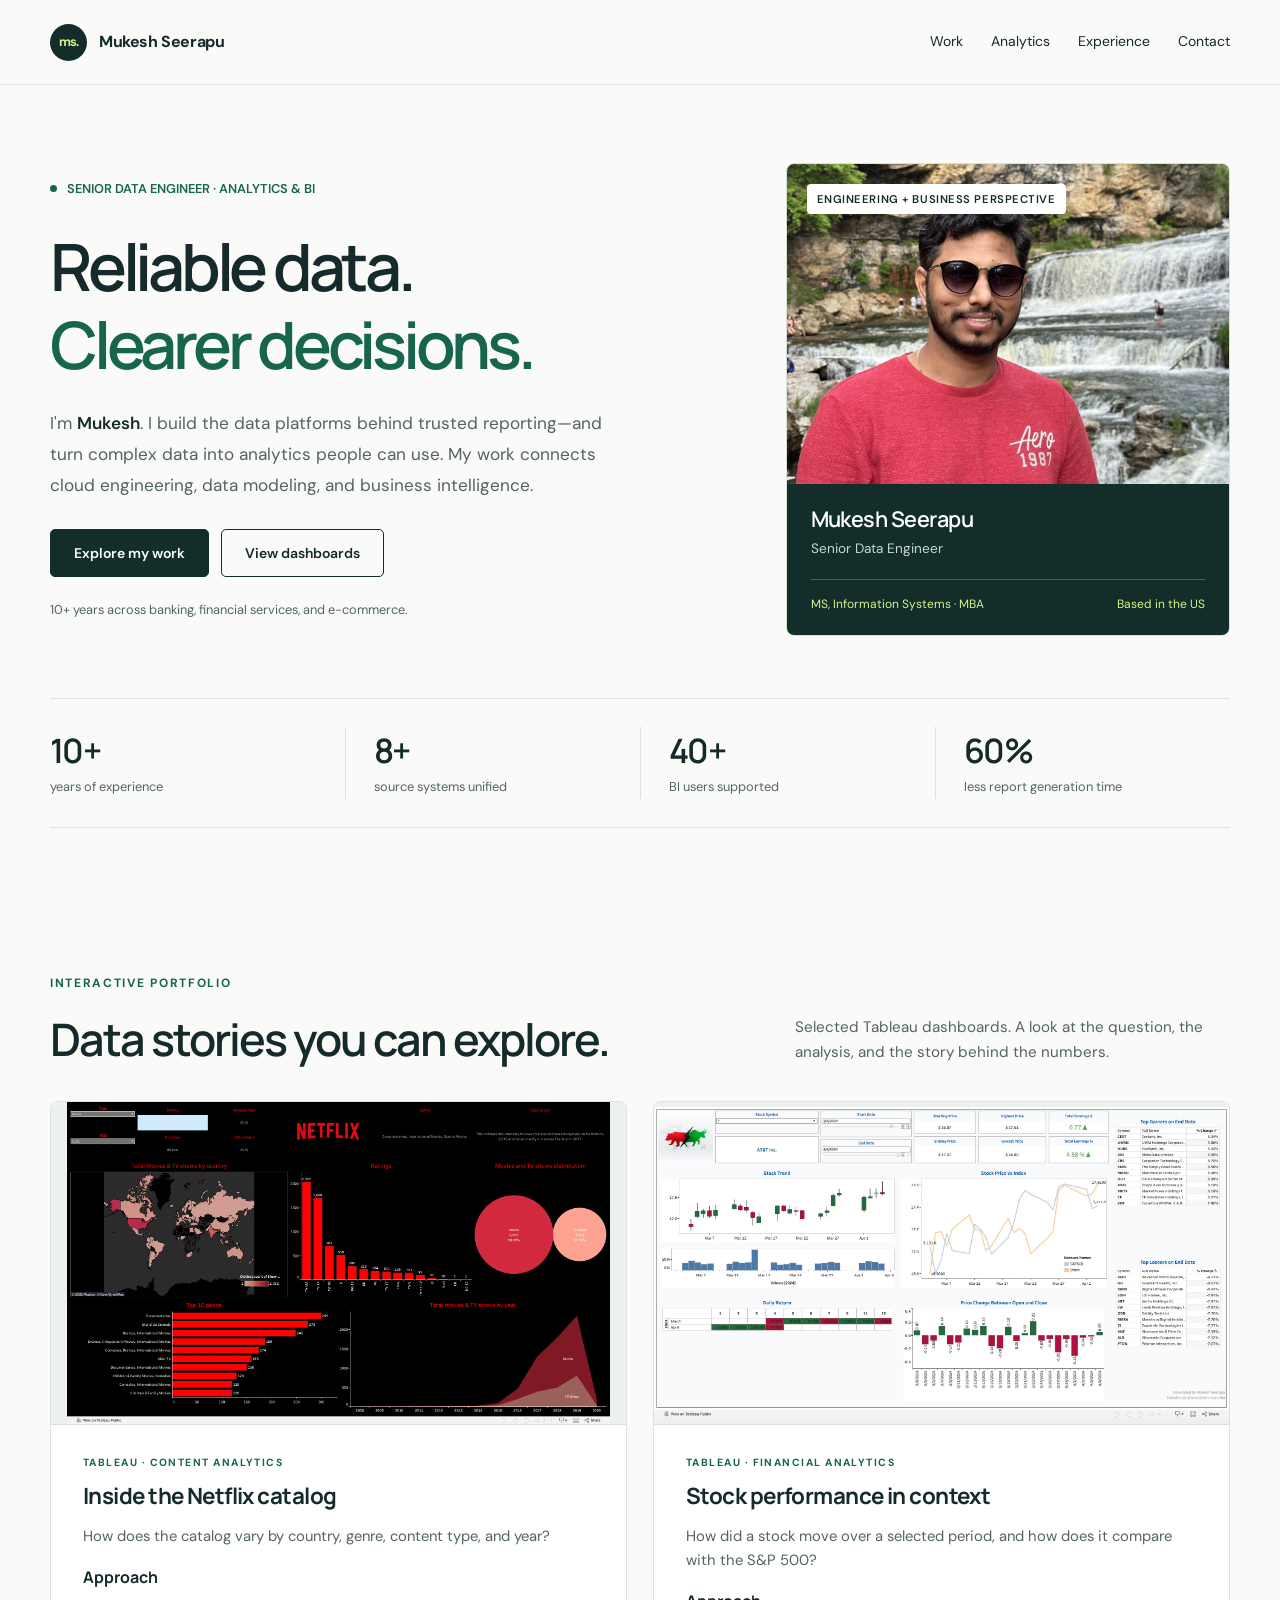
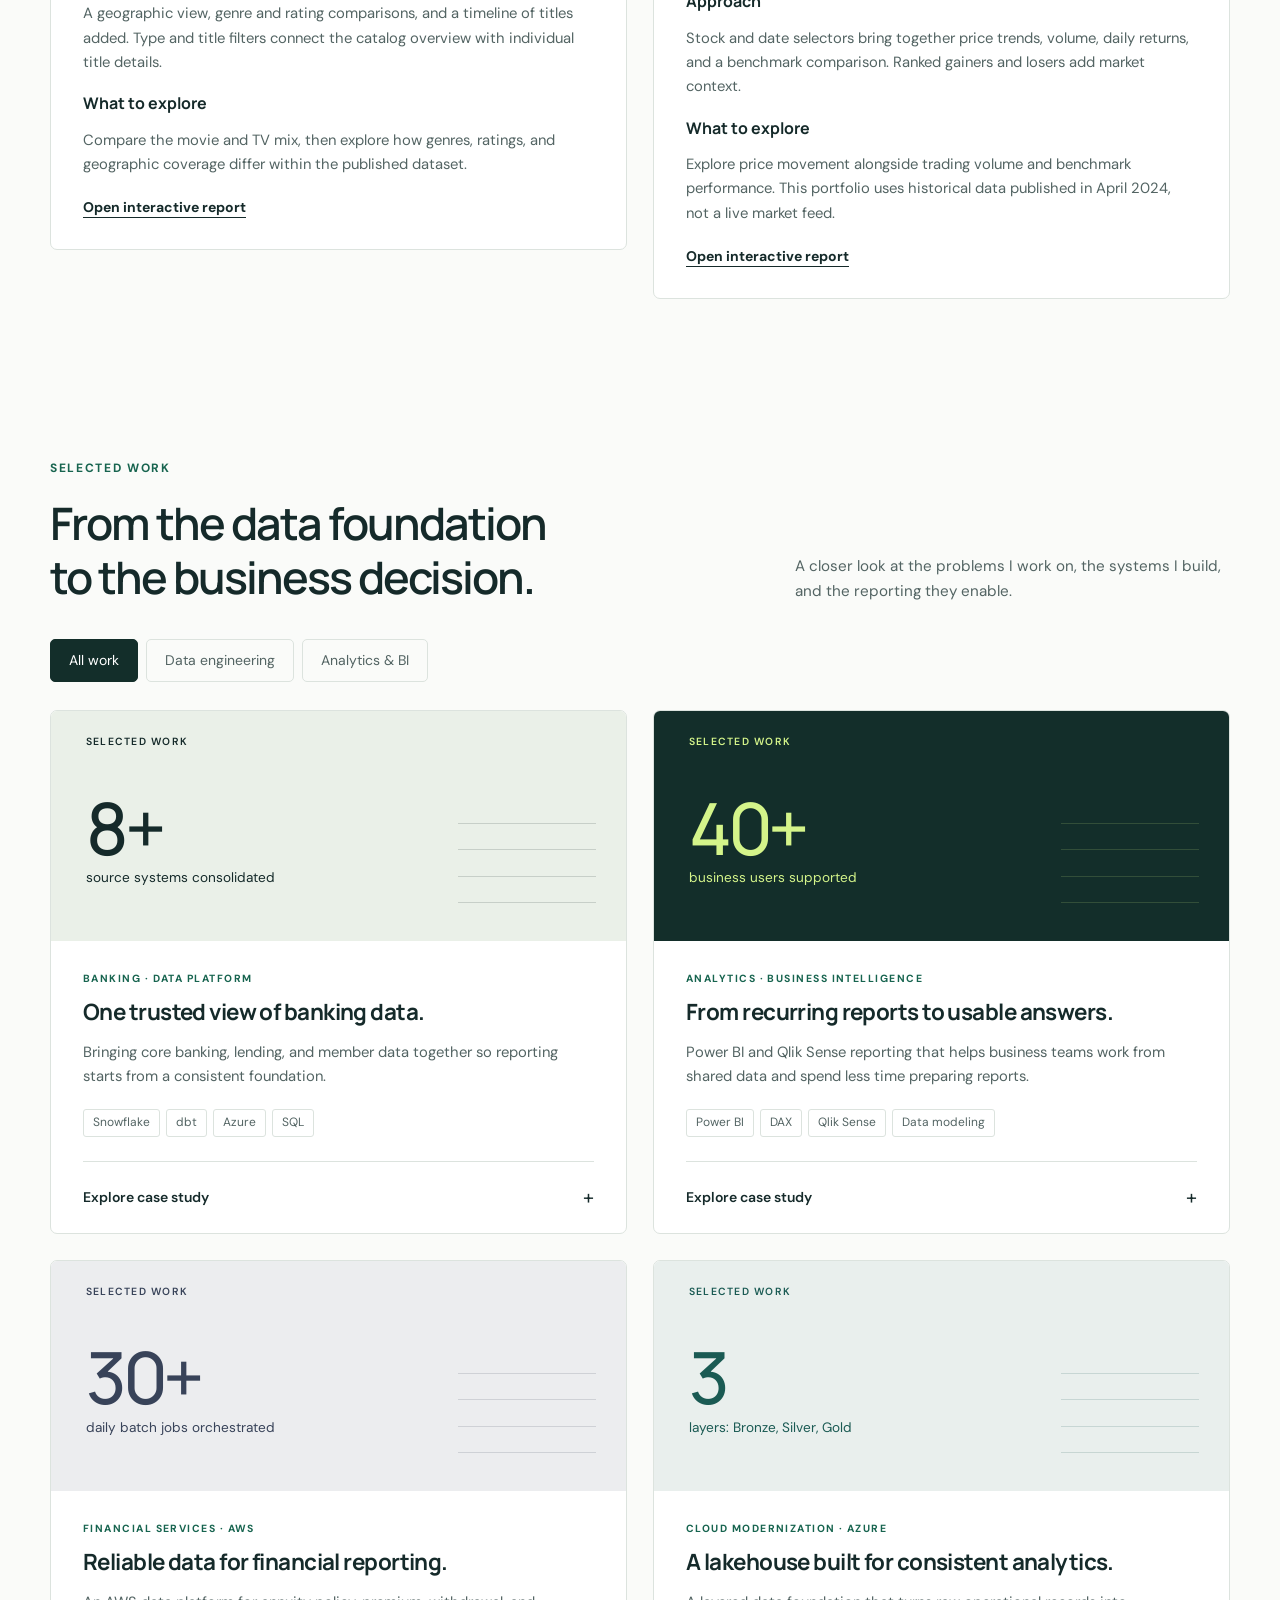
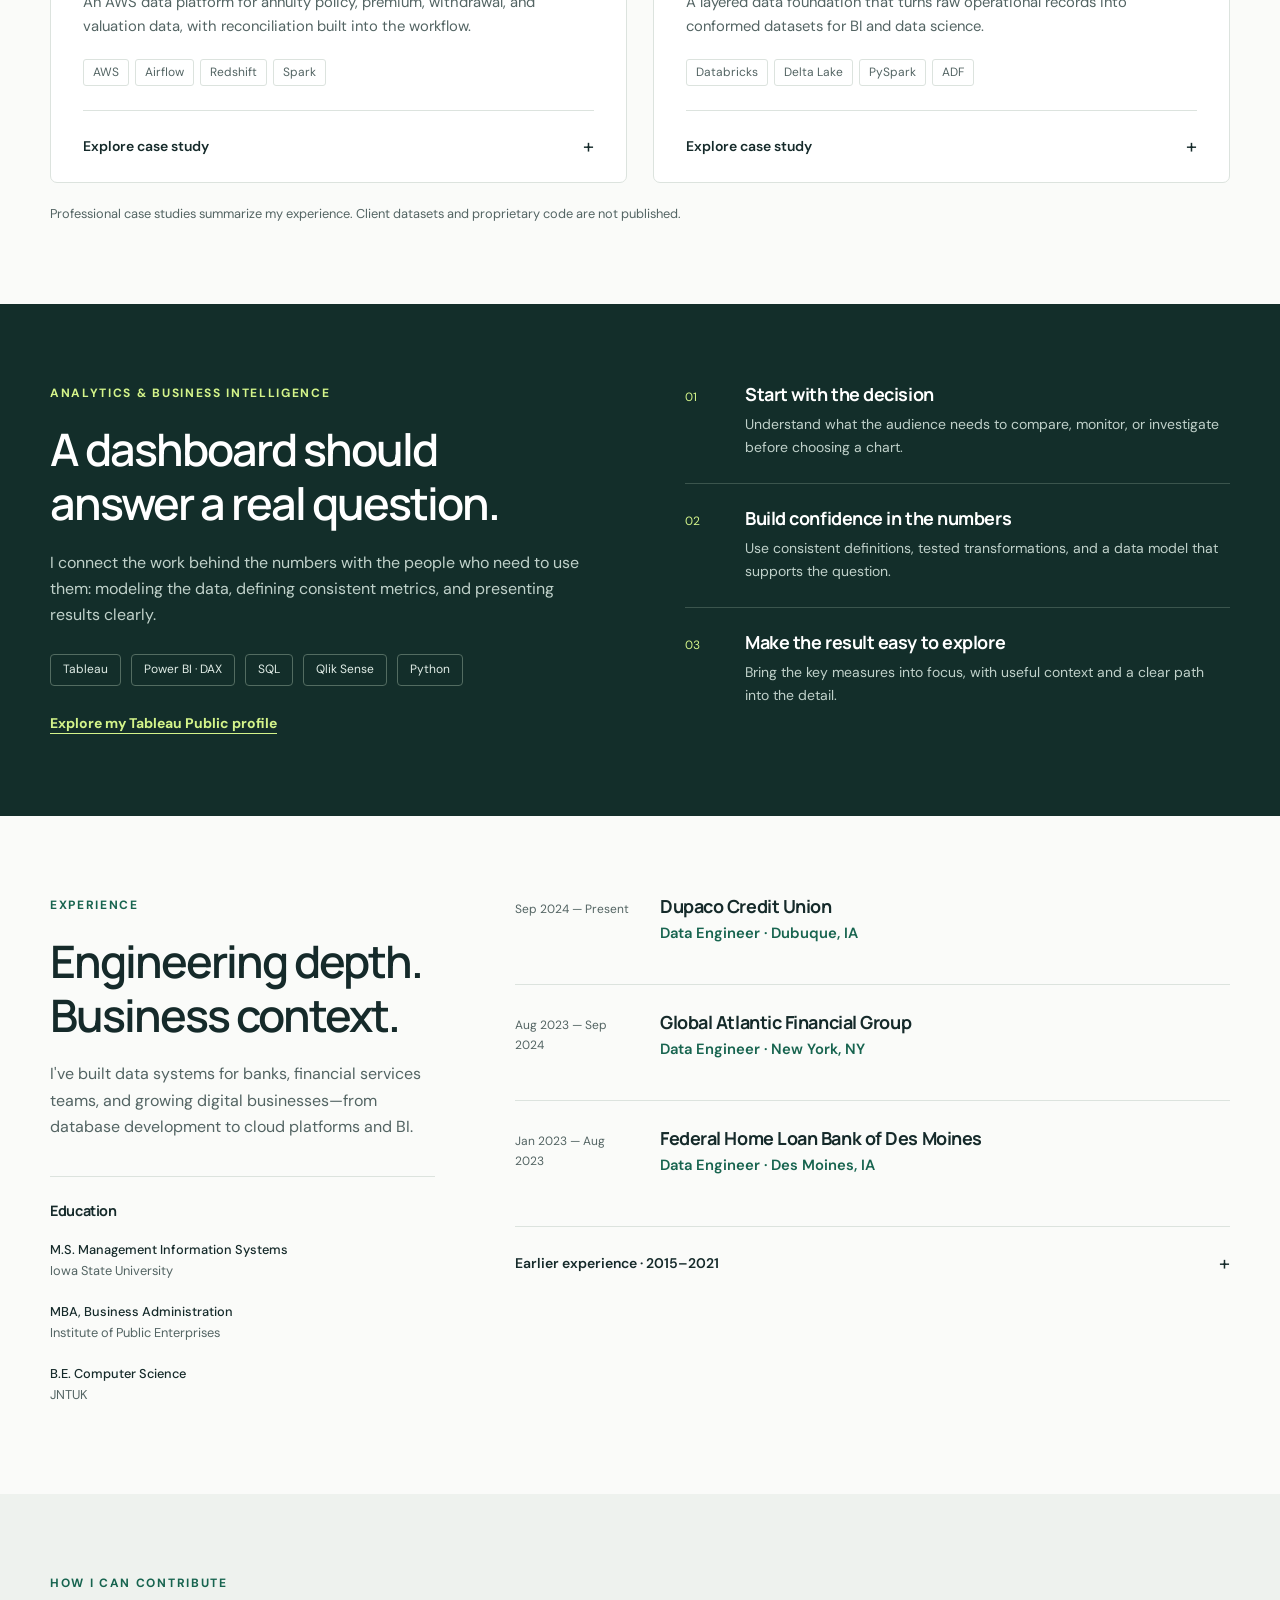
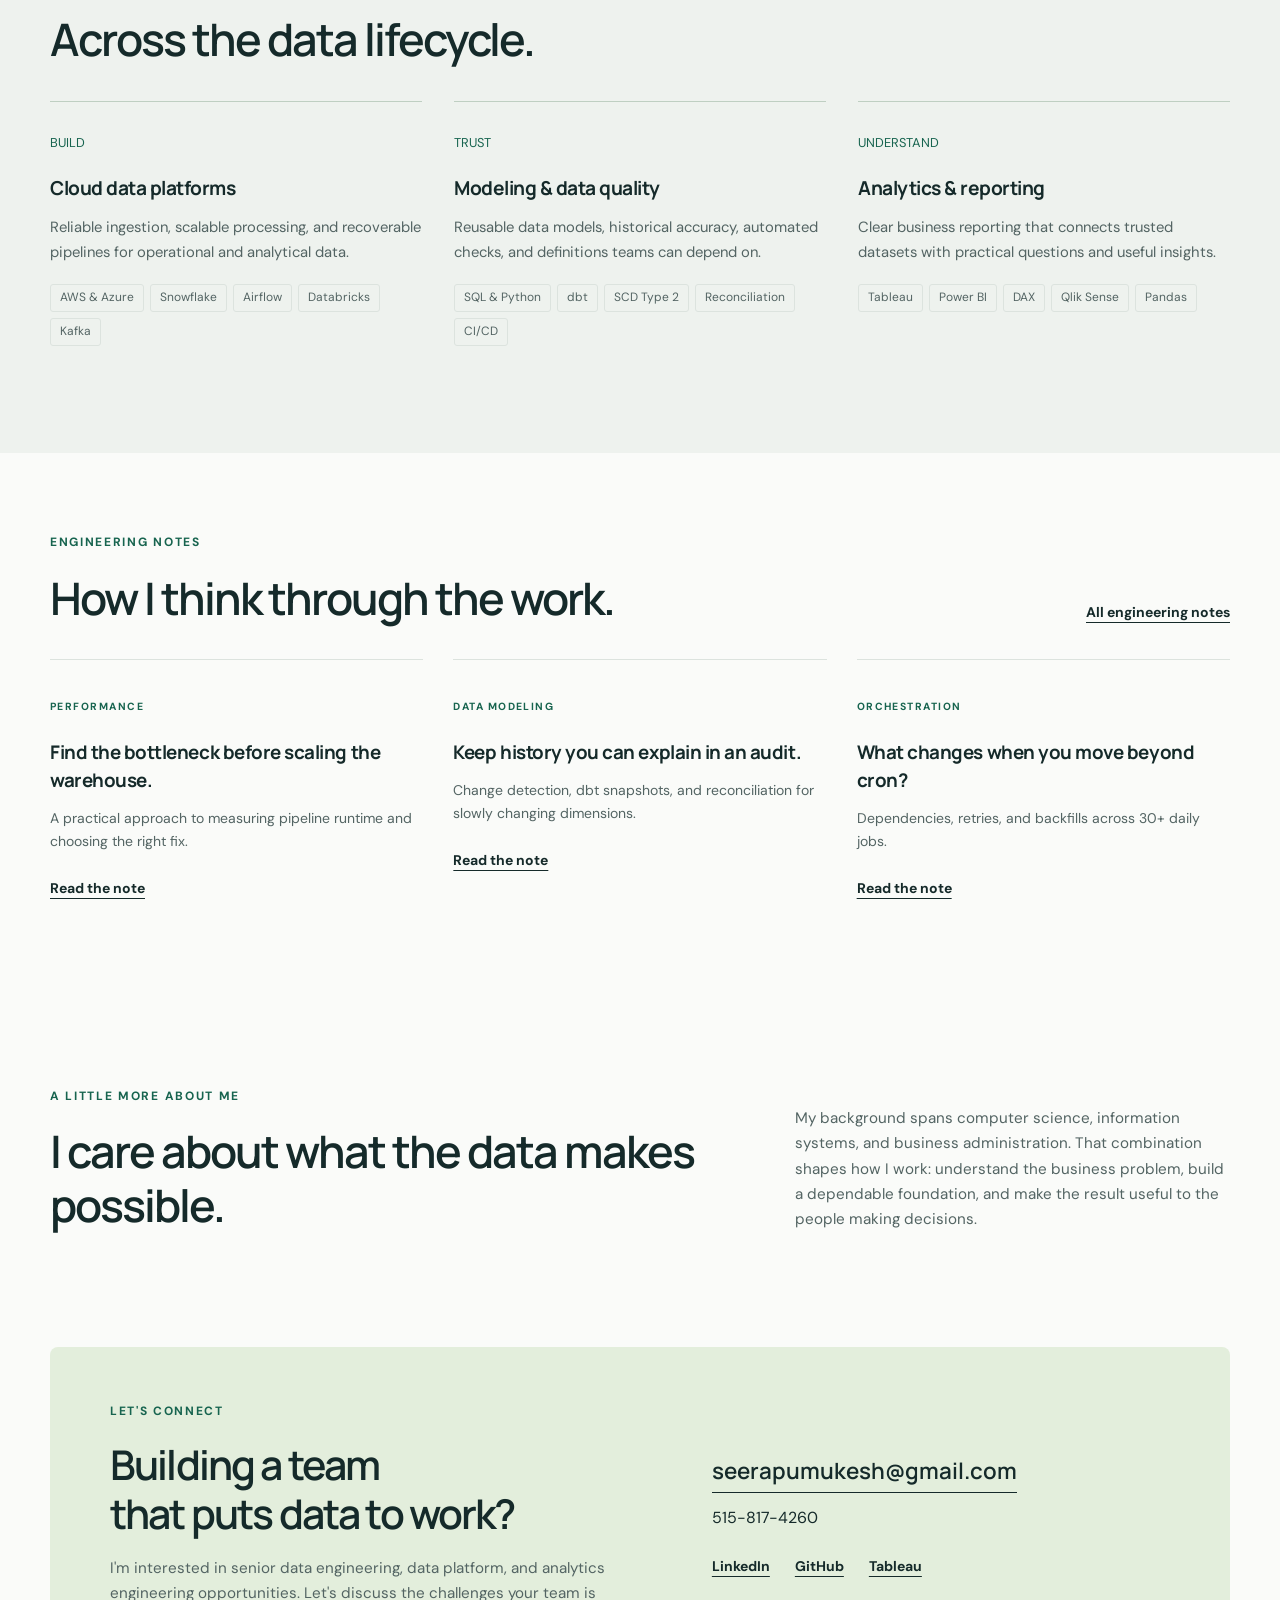
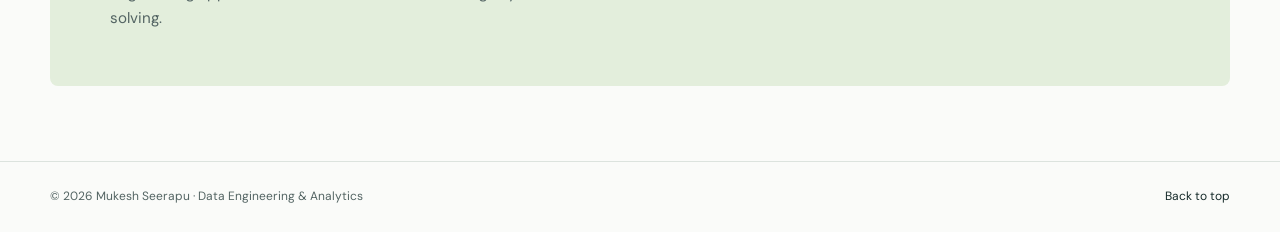
<file: index.html>
<!DOCTYPE html>
<html lang="en"><head><meta charset="UTF-8"><meta name="viewport" content="width=device-width, initial-scale=1">
<title>Mukesh Seerapu | Data Engineering & Analytics</title><meta name="description" content="Mukesh Seerapu: Senior Data Engineer connecting cloud data platforms with business analytics. Explore Tableau reports, Power BI experience, and data engineering case studies."><link rel="canonical" href="https://mukeshseerapu.vercel.app/">
<meta property="og:type" content="website"><meta property="og:title" content="Mukesh Seerapu | Data Engineering & Analytics"><meta property="og:description" content="Reliable data. Clearer decisions. Explore my analytics reports, cloud data platforms, and 10+ years of experience."><meta property="og:url" content="https://mukeshseerapu.vercel.app/"><meta property="og:image" content="https://mukeshseerapu.vercel.app/profile.jpg"><meta name="twitter:card" content="summary"><meta name="theme-color" content="#132e2a"><link rel="icon" href="favicon.svg" type="image/svg+xml"><link rel="stylesheet" href="portfolio.css">
<script type="application/ld+json">{"@context":"https://schema.org","@type":"Person","name":"Mukesh Seerapu","url":"https://mukeshseerapu.vercel.app/","jobTitle":"Senior Data Engineer","sameAs":["https://github.com/seerapumukesh","https://www.linkedin.com/in/mukesh-msis-mba/","https://public.tableau.com/app/profile/mukesh.seerapu/vizzes"],"knowsAbout":["Data engineering","Data analytics","Snowflake","SQL","Power BI","Tableau","AWS","Azure"]}</script></head><body id="top">
<a class="skip-link" href="#main">Skip to content</a><header class="site-header"><div class="wrap header-inner"><a class="brand" href="#home" aria-label="Mukesh Seerapu home"><span class="brand-mark" aria-hidden="true">ms.</span>Mukesh Seerapu</a><nav class="main-nav" id="primary-nav" aria-label="Primary"><a href="#projects">Work</a><a href="#analytics">Analytics</a><a href="#experience">Experience</a><a href="#contact">Contact</a></nav><button class="menu-toggle" id="navToggle" type="button" aria-controls="primary-nav" aria-expanded="false" aria-label="Toggle navigation">Menu</button></div></header>
<main id="main"><section class="hero" id="home"><div class="wrap"><div class="hero-grid"><div><p class="intro-label">SENIOR DATA ENGINEER · ANALYTICS & BI</p><h1>Reliable data.<br><em>Clearer decisions.</em></h1><p class="hero-description">I'm <strong>Mukesh</strong>. I build the data platforms behind trusted reporting—and turn complex data into analytics people can use. My work connects cloud engineering, data modeling, and business intelligence.</p><div class="actions"><a class="button primary" href="#projects">Explore my work</a><a class="button" href="#report-gallery">View dashboards</a></div><p class="hero-note">10+ years across banking, financial services, and e-commerce.</p></div><aside class="profile-panel" aria-label="About Mukesh"><div class="portrait-frame"><img src="profile.jpg" alt="Mukesh Seerapu" width="500" height="500" fetchpriority="high"><span class="portrait-label">ENGINEERING + BUSINESS PERSPECTIVE</span></div><div class="profile-caption"><strong>Mukesh Seerapu</strong><p>Senior Data Engineer</p><div class="profile-bottom"><span>MS, Information Systems · MBA</span><span>Based in the US</span></div></div></aside></div><div class="proof-strip" aria-label="Professional experience highlights"><div class="proof-item"><strong>10+</strong><span>years of experience</span></div><div class="proof-item"><strong>8+</strong><span>source systems unified</span></div><div class="proof-item"><strong>40+</strong><span>BI users supported</span></div><div class="proof-item"><strong>60%</strong><span>less report generation time</span></div></div></div></section>
<section class="section" id="report-gallery"><div class="wrap"><div class="section-heading"><div><p class="eyebrow">Interactive portfolio</p><h2>Data stories you can explore.</h2></div><p>Selected Tableau dashboards. A look at the question, the analysis, and the story behind the numbers.</p></div><div class="work-grid" id="report-grid"></div></div></section>
<section class="section" id="projects"><div class="wrap"><div class="section-heading"><div><p class="eyebrow">Selected work</p><h2>From the data foundation<br>to the business decision.</h2></div><p>A closer look at the problems I work on, the systems I build, and the reporting they enable.</p></div><div class="filters" role="group" aria-label="Filter case studies"><button class="filter" type="button" data-filter="all" aria-pressed="true">All work</button><button class="filter" type="button" data-filter="engineering" aria-pressed="false">Data engineering</button><button class="filter" type="button" data-filter="analytics" aria-pressed="false">Analytics & BI</button></div><p class="sr-only" id="filter-status" aria-live="polite"></p><div class="work-grid" id="work-grid"></div><noscript><p>See my <a href="https://public.tableau.com/app/profile/mukesh.seerapu/vizzes">Tableau reports</a>. JavaScript enables the project gallery.</p></noscript><p class="work-footnote">Professional case studies summarize my experience. Client datasets and proprietary code are not published.</p></div></section>
<section class="section analytics-section" id="analytics"><div class="wrap analytics-grid"><div><p class="eyebrow">Analytics & business intelligence</p><h2>A dashboard should<br>answer a real question.</h2><p>I connect the work behind the numbers with the people who need to use them: modeling the data, defining consistent metrics, and presenting results clearly.</p><div class="tool-line" aria-label="Analytics tools"><span>Tableau</span><span>Power BI · DAX</span><span>SQL</span><span>Qlik Sense</span><span>Python</span></div><a class="text-link" href="https://public.tableau.com/app/profile/mukesh.seerapu/vizzes" target="_blank" rel="noopener noreferrer">Explore my Tableau Public profile<span class="sr-only"> (opens in a new tab)</span></a></div><ol class="analytics-steps"><li><span class="step-number">01</span><div><h3>Start with the decision</h3><p>Understand what the audience needs to compare, monitor, or investigate before choosing a chart.</p></div></li><li><span class="step-number">02</span><div><h3>Build confidence in the numbers</h3><p>Use consistent definitions, tested transformations, and a data model that supports the question.</p></div></li><li><span class="step-number">03</span><div><h3>Make the result easy to explore</h3><p>Bring the key measures into focus, with useful context and a clear path into the detail.</p></div></li></ol></div></section>
<section class="section" id="experience"><div class="wrap experience-layout"><aside class="experience-aside"><p class="eyebrow">Experience</p><h2>Engineering depth.<br>Business context.</h2><p>I've built data systems for banks, financial services teams, and growing digital businesses—from database development to cloud platforms and BI.</p><div class="education"><h3>Education</h3><p><strong>M.S. Management Information Systems</strong>Iowa State University</p><p><strong>MBA, Business Administration</strong>Institute of Public Enterprises</p><p><strong>B.E. Computer Science</strong>JNTUK</p></div></aside><div class="timeline"><article class="timeline-row"><p class="timeline-date">Sep 2024 — Present</p><div><h3>Dupaco Credit Union</h3><p class="timeline-role">Data Engineer · Dubuque, IA</p></div></article><article class="timeline-row"><p class="timeline-date">Aug 2023 — Sep 2024</p><div><h3>Global Atlantic Financial Group</h3><p class="timeline-role">Data Engineer · New York, NY</p></div></article><article class="timeline-row"><p class="timeline-date">Jan 2023 — Aug 2023</p><div><h3>Federal Home Loan Bank of Des Moines</h3><p class="timeline-role">Data Engineer · Des Moines, IA</p></div></article><details class="earlier-career"><summary>Earlier experience · 2015–2021<span aria-hidden="true">+</span></summary><article class="timeline-row"><p class="timeline-date">May 2018 — Nov 2021</p><div><h3>OYO</h3><p class="timeline-role">Senior Data Engineer · India</p></div></article><article class="timeline-row"><p class="timeline-date">Jan 2016 — May 2018</p><div><h3>Jhink Solution (Zmed)</h3><p class="timeline-role">Co-Founder & Engineering Lead · India</p></div></article><article class="timeline-row"><p class="timeline-date">May 2015 — Dec 2015</p><div><h3>Axis Bank</h3><p class="timeline-role">Database Developer · India</p></div></article></details></div></div></section>
<section class="section capability-section" id="skills"><div class="wrap"><div class="section-heading"><div><p class="eyebrow">How I can contribute</p><h2>Across the data lifecycle.</h2></div></div><div class="capability-grid"><article class="capability" id="architecture"><span class="number">BUILD</span><h3>Cloud data platforms</h3><p>Reliable ingestion, scalable processing, and recoverable pipelines for operational and analytical data.</p><div class="tags"><span>AWS & Azure</span><span>Snowflake</span><span>Airflow</span><span>Databricks</span><span>Kafka</span></div></article><article class="capability"><span class="number">TRUST</span><h3>Modeling & data quality</h3><p>Reusable data models, historical accuracy, automated checks, and definitions teams can depend on.</p><div class="tags"><span>SQL & Python</span><span>dbt</span><span>SCD Type 2</span><span>Reconciliation</span><span>CI/CD</span></div></article><article class="capability"><span class="number">UNDERSTAND</span><h3>Analytics & reporting</h3><p>Clear business reporting that connects trusted datasets with practical questions and useful insights.</p><div class="tags"><span>Tableau</span><span>Power BI</span><span>DAX</span><span>Qlik Sense</span><span>Pandas</span></div></article></div></div></section>
<section class="section" id="blog"><div class="wrap"><div class="section-heading"><div><p class="eyebrow">Engineering notes</p><h2>How I think through the work.</h2></div><a class="text-link" href="blog.html">All engineering notes</a></div><div class="notes-grid"><a class="note" href="articles/snowflake-performance.html"><p class="eyebrow">Performance</p><h3>Find the bottleneck before scaling the warehouse.</h3><p>A practical approach to measuring pipeline runtime and choosing the right fix.</p><span class="text-link">Read the note</span></a><a class="note" href="articles/scd-that-survive-audits.html"><p class="eyebrow">Data modeling</p><h3>Keep history you can explain in an audit.</h3><p>Change detection, dbt snapshots, and reconciliation for slowly changing dimensions.</p><span class="text-link">Read the note</span></a><a class="note" href="articles/airflow-vs-cron.html"><p class="eyebrow">Orchestration</p><h3>What changes when you move beyond cron?</h3><p>Dependencies, retries, and backfills across 30+ daily jobs.</p><span class="text-link">Read the note</span></a></div></div></section>
<section class="section" id="about"><div class="wrap section-heading"><div><p class="eyebrow">A little more about me</p><h2>I care about what the data makes possible.</h2></div><p>My background spans computer science, information systems, and business administration. That combination shapes how I work: understand the business problem, build a dependable foundation, and make the result useful to the people making decisions.</p></div></section>
<section class="contact-section" id="contact"><div class="wrap"><div class="contact-panel"><div><p class="eyebrow">Let's connect</p><h2>Building a team<br>that puts data to work?</h2><p>I'm interested in senior data engineering, data platform, and analytics engineering opportunities. Let's discuss the challenges your team is solving.</p></div><div class="contact-links"><a class="contact-email" href="mailto:seerapumukesh@gmail.com">seerapumukesh@gmail.com</a><a href="tel:+15158174260">515-817-4260</a><div class="social-links"><a class="text-link" href="https://www.linkedin.com/in/mukesh-msis-mba/" target="_blank" rel="noopener noreferrer">LinkedIn</a><a class="text-link" href="https://github.com/seerapumukesh" target="_blank" rel="noopener noreferrer">GitHub</a><a class="text-link" href="https://public.tableau.com/app/profile/mukesh.seerapu/vizzes" target="_blank" rel="noopener noreferrer">Tableau</a></div></div></div></div></section>
</main><footer class="site-footer"><div class="wrap footer-inner"><p>© <span data-year>2026</span> Mukesh Seerapu · Data Engineering & Analytics</p><a href="#top">Back to top</a></div></footer><script src="site-content.js"></script><script src="portfolio.js"></script></body></html>
</file>
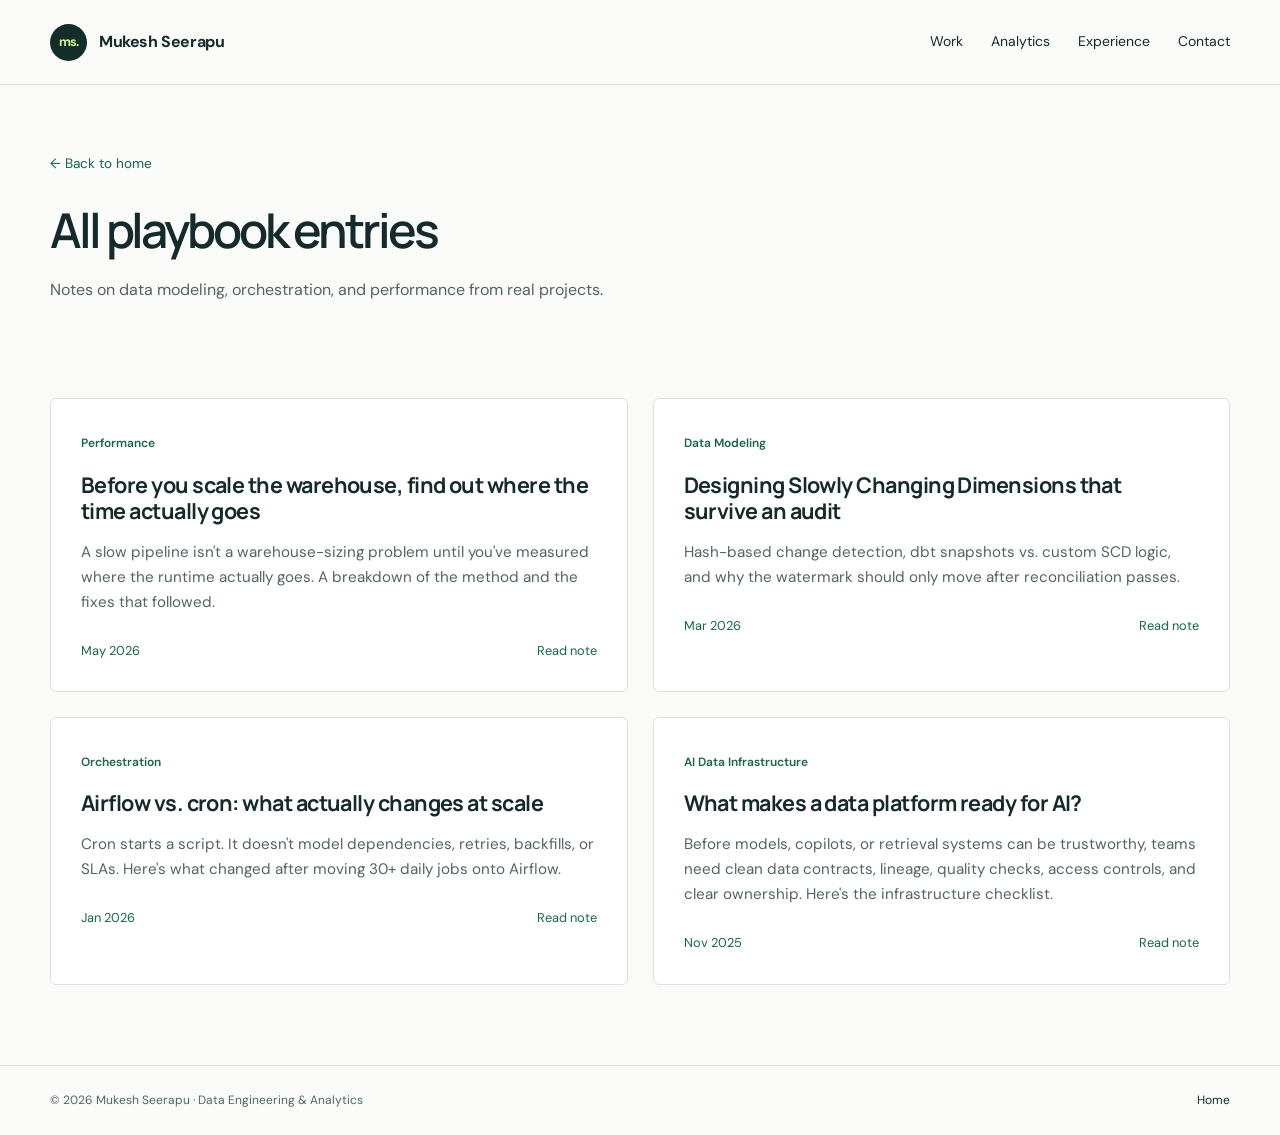
<file: blog.html>
<!DOCTYPE html>
<html lang="en">
<head>
<meta charset="UTF-8">
<meta name="viewport" content="width=device-width, initial-scale=1.0">
<title>Engineering Playbook — Mukesh Seerapu</title>
<meta name="description" content="All posts by Mukesh Seerapu on data engineering, pipelines, and platform design.">
<meta property="og:type" content="website">
<meta property="og:title" content="Engineering Playbook — Mukesh Seerapu">
<meta property="og:description" content="All posts by Mukesh Seerapu on data engineering, pipelines, and platform design.">
<meta property="og:image" content="og-image.jpg">
<meta property="og:image:width" content="1200">
<meta property="og:image:height" content="630">
<meta name="twitter:card" content="summary_large_image">
<meta name="twitter:title" content="Engineering Playbook — Mukesh Seerapu">
<meta name="twitter:description" content="All posts by Mukesh Seerapu on data engineering, pipelines, and platform design.">
<meta name="twitter:image" content="og-image.jpg">
<link rel="stylesheet" href="portfolio.css"><link rel="icon" href="favicon.svg" type="image/svg+xml">
</head>
<body>

<a class="skip-link" href="#main">Skip to content</a><header class="site-header"><div class="wrap header-inner"><a class="brand" href="index.html"><span class="brand-mark" aria-hidden="true">ms.</span>Mukesh Seerapu</a><nav class="main-nav" id="primary-nav" aria-label="Primary"><a href="index.html#projects">Work</a><a href="index.html#analytics">Analytics</a><a href="index.html#experience">Experience</a><a href="index.html#contact">Contact</a></nav><button class="menu-toggle" id="navToggle" aria-controls="primary-nav" aria-expanded="false" aria-label="Toggle navigation">Menu</button></div></header>

<main id="main">
  <section class="listing-hero">
    <div class="wrap">
      <a href="index.html#blog" class="back-link">&#8592; Back to home</a>
      <h1>All playbook entries</h1>
      <p>Notes on data modeling, orchestration, and performance from real projects.</p>
    </div>
  </section>

  <section class="section">
    <div class="wrap">
      <div class="blog-grid" id="blogGrid"><!-- injected by script.js, no limit --></div>
    </div>
  </section>
</main>

<footer class="site-footer"><div class="wrap footer-inner"><p>© <span data-year>2026</span> Mukesh Seerapu · Data Engineering & Analytics</p><a href="index.html">Home</a></div></footer>

<script src="data.js"></script>
<script src="legacy-content.js"></script><script src="site-content.js"></script><script src="portfolio.js"></script>
</body>
</html>
</file>
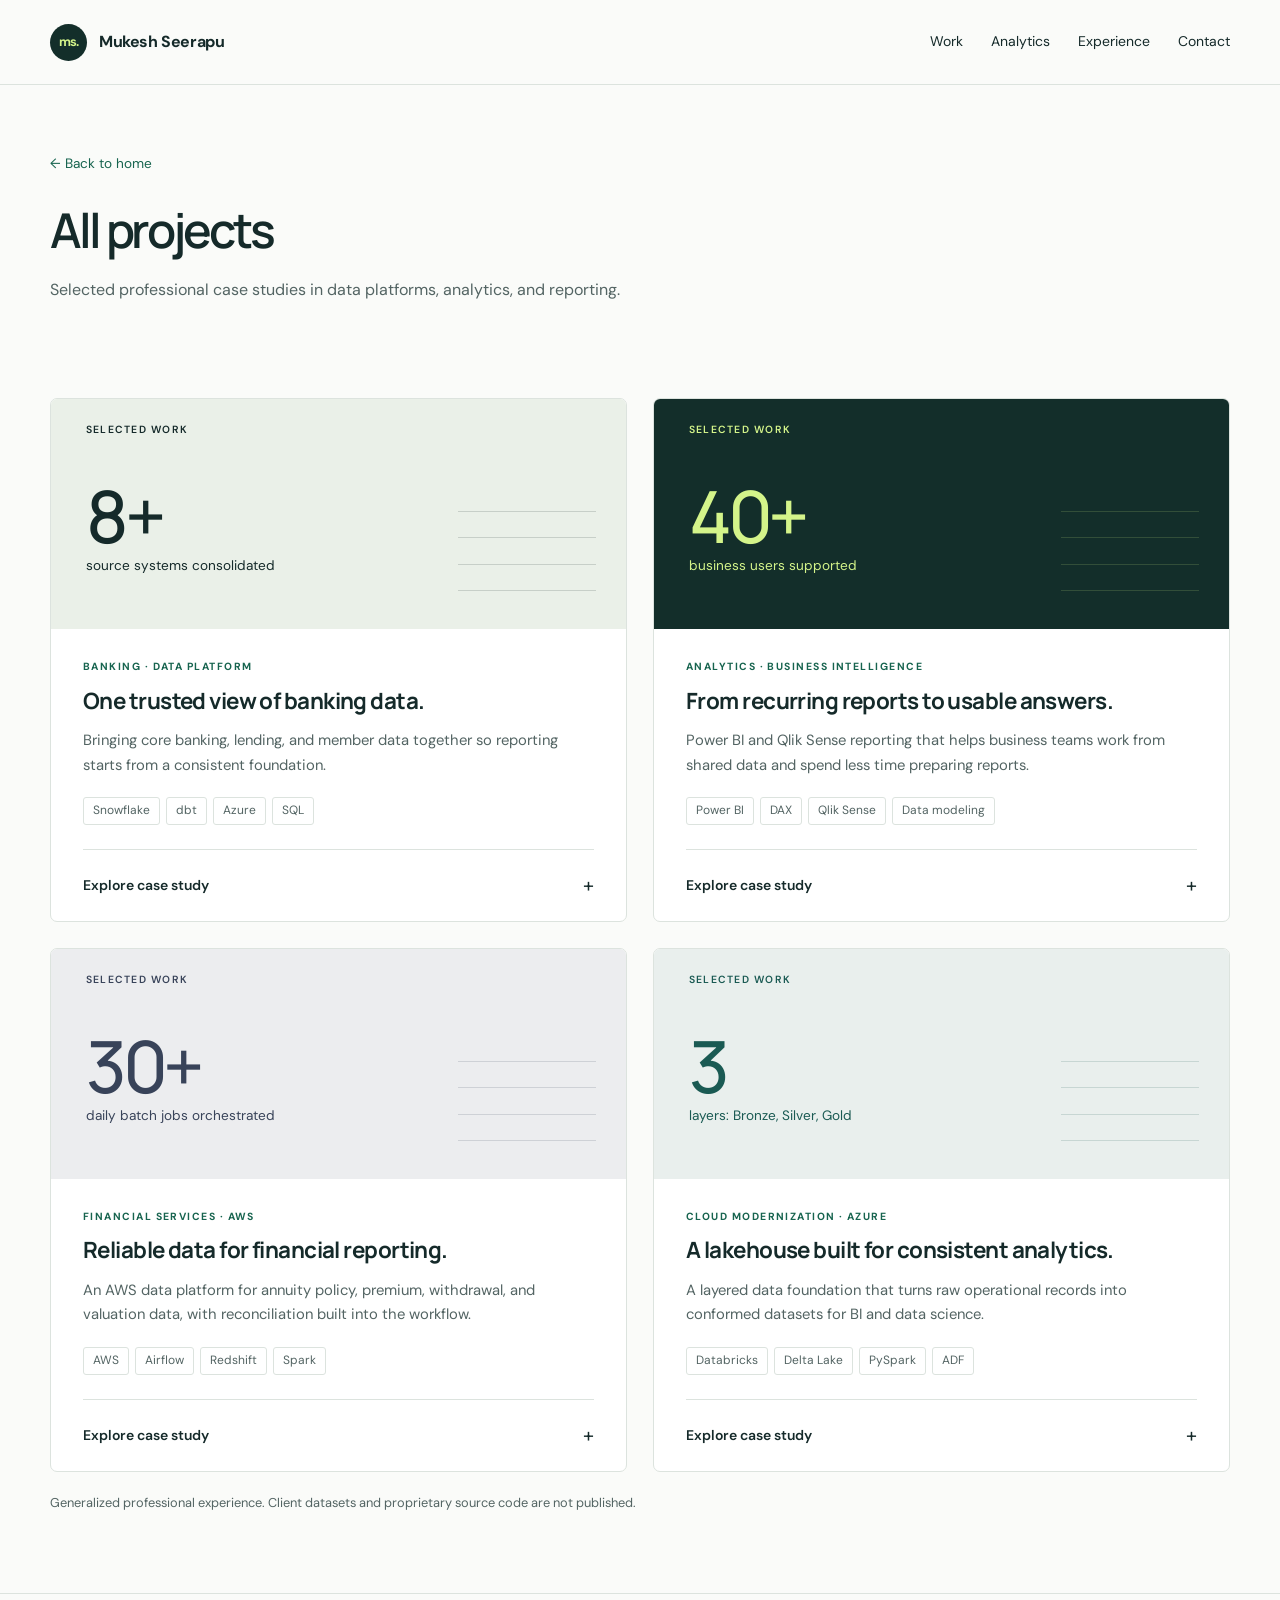
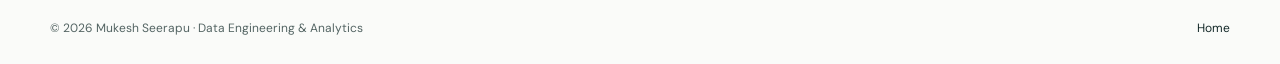
<file: projects.html>
<!DOCTYPE html>
<html lang="en">
<head>
<meta charset="UTF-8">
<meta name="viewport" content="width=device-width, initial-scale=1.0">
<title>Projects — Mukesh Seerapu</title>
<meta name="description" content="All data engineering projects by Mukesh Seerapu.">
<meta property="og:type" content="website">
<meta property="og:title" content="Projects — Mukesh Seerapu">
<meta property="og:description" content="All data engineering projects by Mukesh Seerapu.">
<meta property="og:image" content="og-image.jpg">
<meta property="og:image:width" content="1200">
<meta property="og:image:height" content="630">
<meta name="twitter:card" content="summary_large_image">
<meta name="twitter:title" content="Projects — Mukesh Seerapu">
<meta name="twitter:description" content="All data engineering projects by Mukesh Seerapu.">
<meta name="twitter:image" content="og-image.jpg">
<link rel="stylesheet" href="portfolio.css"><link rel="icon" href="favicon.svg" type="image/svg+xml">
</head>
<body>

<a class="skip-link" href="#main">Skip to content</a><header class="site-header"><div class="wrap header-inner"><a class="brand" href="index.html"><span class="brand-mark" aria-hidden="true">ms.</span>Mukesh Seerapu</a><nav class="main-nav" id="primary-nav" aria-label="Primary"><a href="index.html#projects">Work</a><a href="index.html#analytics">Analytics</a><a href="index.html#experience">Experience</a><a href="index.html#contact">Contact</a></nav><button class="menu-toggle" id="navToggle" aria-controls="primary-nav" aria-expanded="false" aria-label="Toggle navigation">Menu</button></div></header>

<main id="main">
  <section class="listing-hero">
    <div class="wrap">
      <a href="index.html#projects" class="back-link">&#8592; Back to home</a>
      <h1>All projects</h1>
      <p>Selected professional case studies in data platforms, analytics, and reporting.</p>
    </div>
  </section>

  <section class="section">
    <div class="wrap">
      <div class="work-grid" id="work-grid"></div><p class="work-footnote">Generalized professional experience. Client datasets and proprietary source code are not published.</p>
    </div>
  </section>
</main>

<footer class="site-footer"><div class="wrap footer-inner"><p>© <span data-year>2026</span> Mukesh Seerapu · Data Engineering & Analytics</p><a href="index.html">Home</a></div></footer>

<script src="data.js"></script>
<script src="legacy-content.js"></script><script src="site-content.js"></script><script src="portfolio.js"></script>
</body>
</html>
</file>
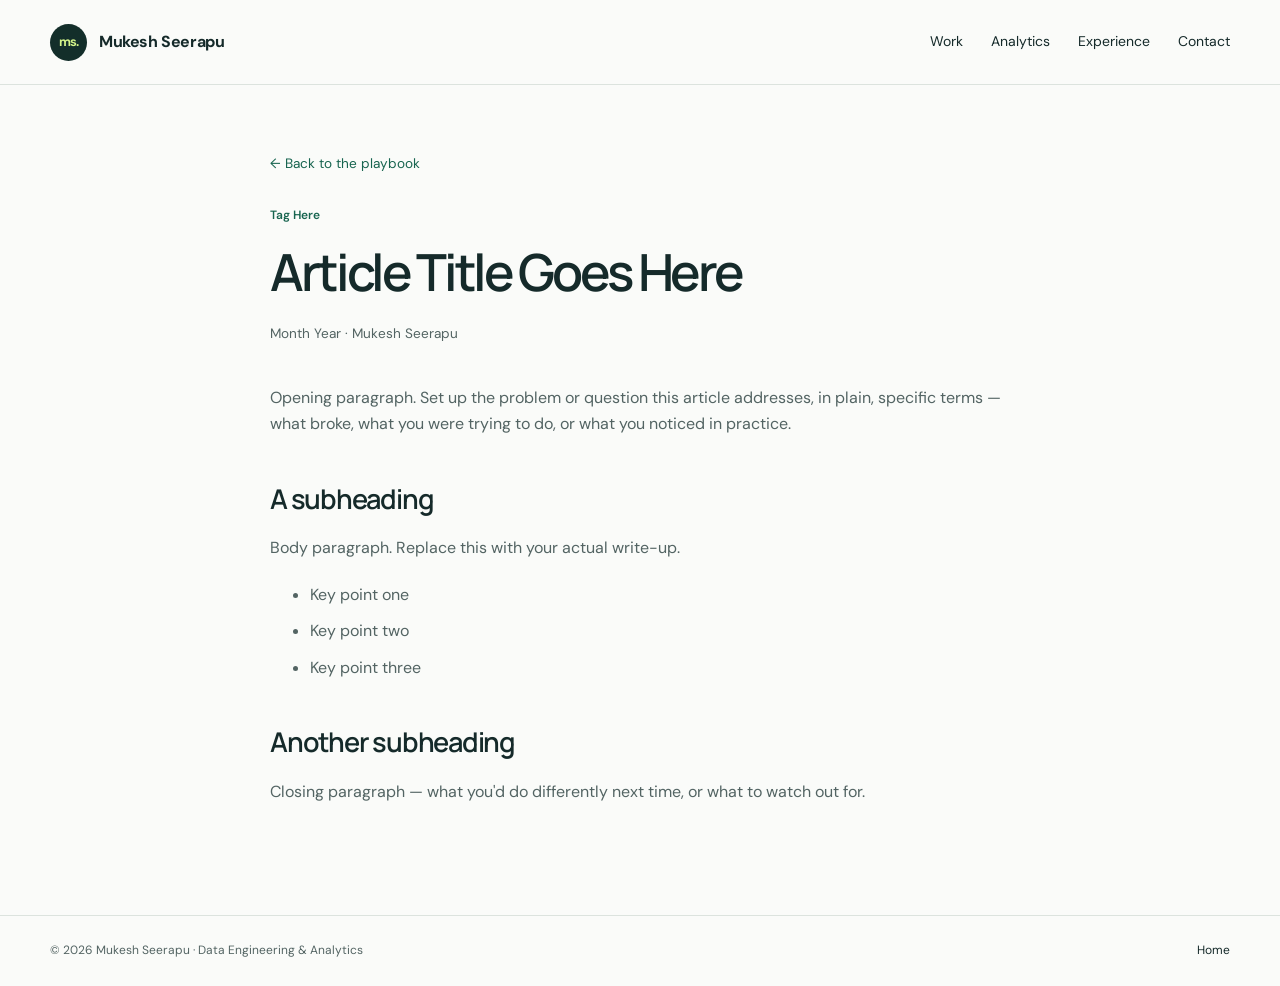
<file: articles/_template.html>
<!DOCTYPE html>
<html lang="en">
<head>
<meta charset="UTF-8">
<meta name="viewport" content="width=device-width, initial-scale=1.0">
<title>Article Title — Mukesh Seerapu</title>
<meta name="description" content="One-sentence summary of the article for search results and link previews.">
<meta property="og:type" content="article">
<meta property="og:title" content="Article Title">
<meta property="og:description" content="One-sentence summary of the article for search results and link previews.">
<meta property="og:image" content="../og-image.jpg">
<meta property="og:image:width" content="1200">
<meta property="og:image:height" content="630">
<meta name="twitter:card" content="summary_large_image">
<meta name="twitter:title" content="Article Title">
<meta name="twitter:description" content="One-sentence summary of the article for search results and link previews.">
<meta name="twitter:image" content="../og-image.jpg">
<link rel="stylesheet" href="../portfolio.css"><link rel="icon" href="../favicon.svg" type="image/svg+xml">
</head>
<body>

<a class="skip-link" href="#main">Skip to content</a><header class="site-header"><div class="wrap header-inner"><a class="brand" href="../index.html"><span class="brand-mark" aria-hidden="true">ms.</span>Mukesh Seerapu</a><nav class="main-nav" id="primary-nav" aria-label="Primary"><a href="../index.html#projects">Work</a><a href="../index.html#analytics">Analytics</a><a href="../index.html#experience">Experience</a><a href="../index.html#contact">Contact</a></nav><button class="menu-toggle" id="navToggle" aria-controls="primary-nav" aria-expanded="false" aria-label="Toggle navigation">Menu</button></div></header>

<main id="main" class="article-detail">
  <a href="../index.html#blog" class="back-link">&#8592; Back to the playbook</a>
  <span class="blog-tag">Tag Here</span>
  <h1>Article Title Goes Here</h1>
  <p class="article-meta">Month Year · Mukesh Seerapu</p>

  <div class="prose">
    <p>
      Opening paragraph. Set up the problem or question this article addresses,
      in plain, specific terms — what broke, what you were trying to do, or
      what you noticed in practice.
    </p>

    <h2>A subheading</h2>
    <p>Body paragraph. Replace this with your actual write-up.</p>
    <ul>
      <li>Key point one</li>
      <li>Key point two</li>
      <li>Key point three</li>
    </ul>

    <h2>Another subheading</h2>
    <p>Closing paragraph — what you'd do differently next time, or what to watch out for.</p>
  </div>
</main>

<footer class="site-footer"><div class="wrap footer-inner"><p>© <span data-year>2026</span> Mukesh Seerapu · Data Engineering & Analytics</p><a href="../index.html">Home</a></div></footer>

<script>document.getElementById('year').textContent = new Date().getFullYear();</script>
<script src="../portfolio.js"></script></body>
</html>
</file>
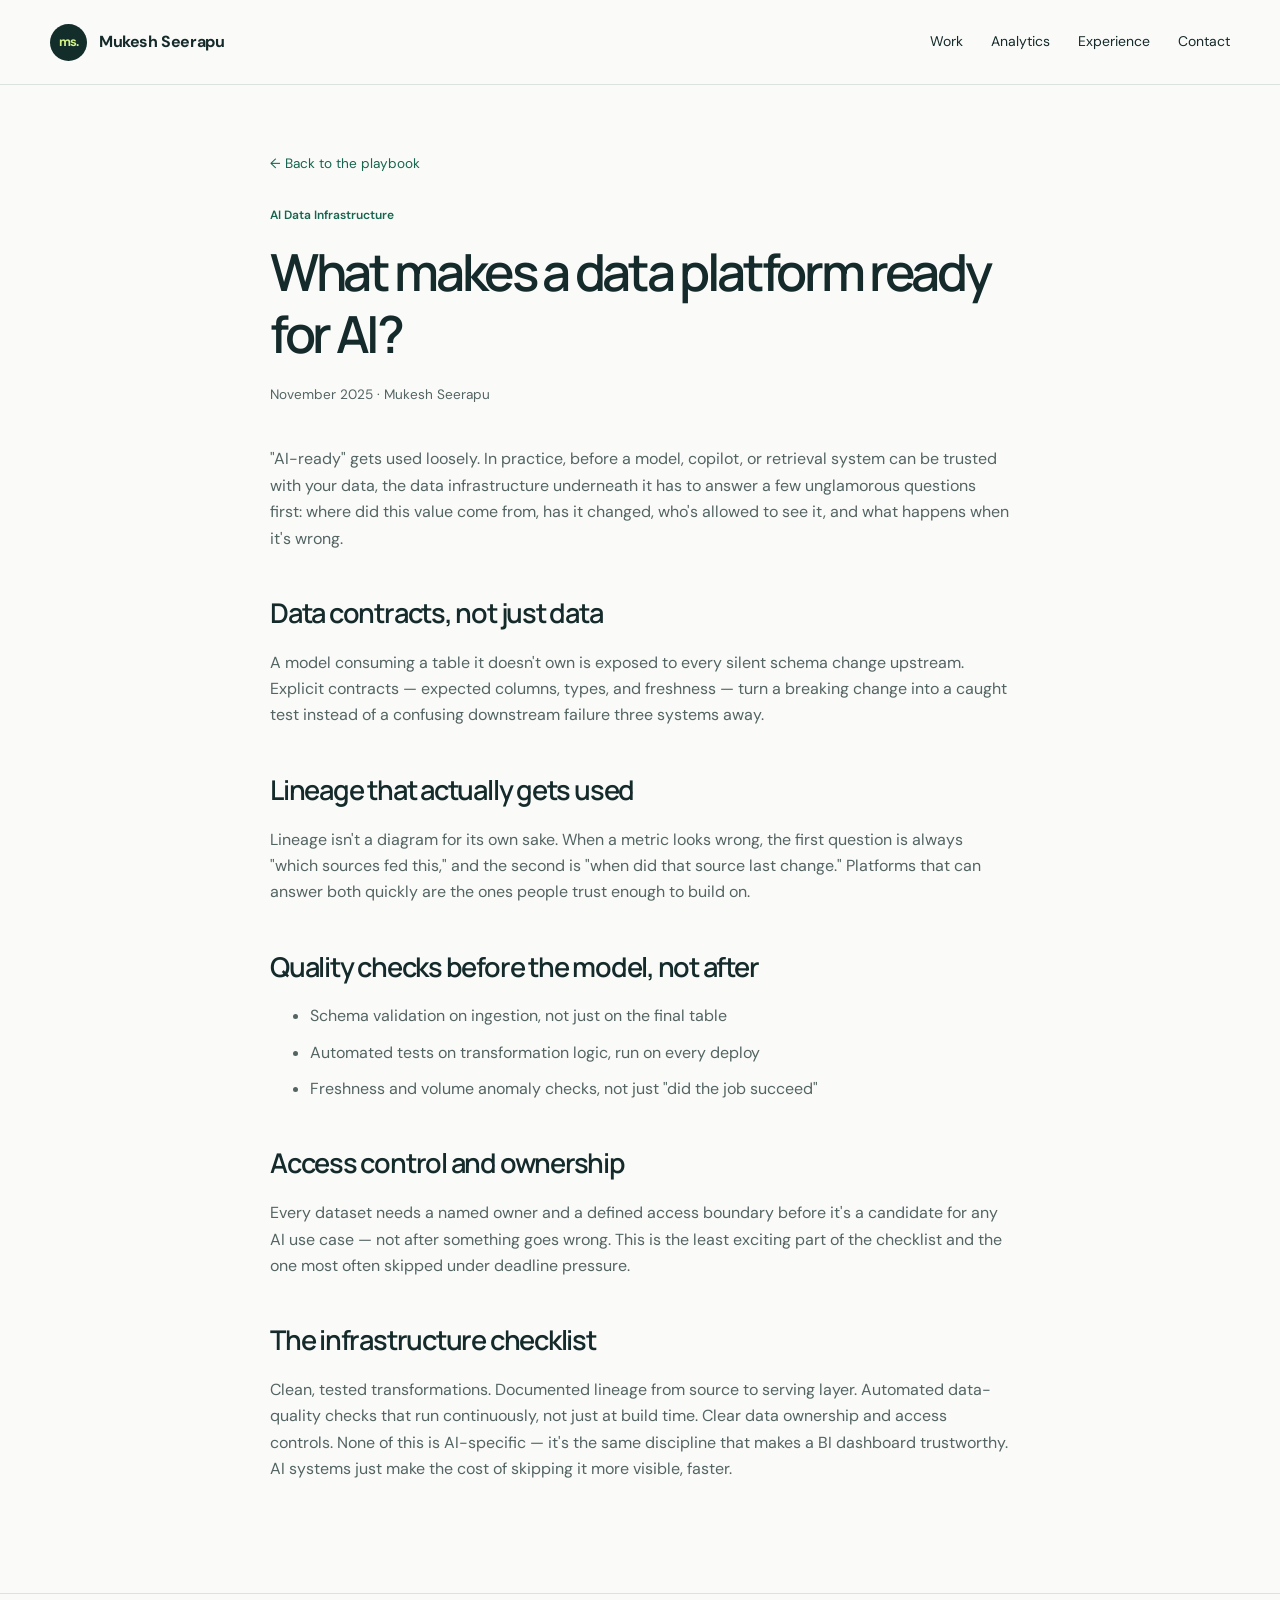
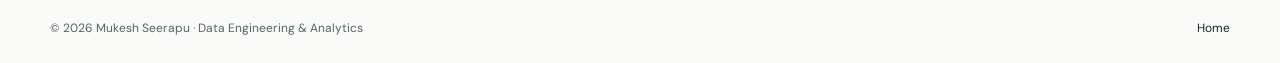
<file: articles/ai-ready-data-platform.html>
<!DOCTYPE html>
<html lang="en">
<head>
<meta charset="UTF-8">
<meta name="viewport" content="width=device-width, initial-scale=1.0">
<title>What makes a data platform ready for AI? — Mukesh Seerapu</title>
<meta name="description" content="Before models, copilots, or retrieval systems can be trustworthy, teams need clean data contracts, lineage, quality checks, access controls, and clear ownership.">
<meta property="og:type" content="article">
<meta property="og:title" content="What makes a data platform ready for AI?">
<meta property="og:description" content="Before models, copilots, or retrieval systems can be trustworthy, teams need clean data contracts, lineage, quality checks, access controls, and clear ownership.">
<meta property="og:image" content="../og-image.jpg">
<meta property="og:image:width" content="1200">
<meta property="og:image:height" content="630">
<meta name="twitter:card" content="summary_large_image">
<meta name="twitter:title" content="What makes a data platform ready for AI?">
<meta name="twitter:description" content="Before models, copilots, or retrieval systems can be trustworthy, teams need clean data contracts, lineage, quality checks, access controls, and clear ownership.">
<meta name="twitter:image" content="../og-image.jpg">
<link rel="stylesheet" href="../portfolio.css"><link rel="icon" href="../favicon.svg" type="image/svg+xml">
</head>
<body>

<a class="skip-link" href="#main">Skip to content</a><header class="site-header"><div class="wrap header-inner"><a class="brand" href="../index.html"><span class="brand-mark" aria-hidden="true">ms.</span>Mukesh Seerapu</a><nav class="main-nav" id="primary-nav" aria-label="Primary"><a href="../index.html#projects">Work</a><a href="../index.html#analytics">Analytics</a><a href="../index.html#experience">Experience</a><a href="../index.html#contact">Contact</a></nav><button class="menu-toggle" id="navToggle" aria-controls="primary-nav" aria-expanded="false" aria-label="Toggle navigation">Menu</button></div></header>

<main id="main" class="article-detail">
  <a href="../index.html#blog" class="back-link">&#8592; Back to the playbook</a>
  <span class="blog-tag">AI Data Infrastructure</span>
  <h1>What makes a data platform ready for AI?</h1>
  <p class="article-meta">November 2025 · Mukesh Seerapu</p>

  <div class="prose">
    <p>
      "AI-ready" gets used loosely. In practice, before a model, copilot, or
      retrieval system can be trusted with your data, the data infrastructure
      underneath it has to answer a few unglamorous questions first: where did
      this value come from, has it changed, who's allowed to see it, and what
      happens when it's wrong.
    </p>

    <h2>Data contracts, not just data</h2>
    <p>
      A model consuming a table it doesn't own is exposed to every silent
      schema change upstream. Explicit contracts — expected columns, types,
      and freshness — turn a breaking change into a caught test instead of a
      confusing downstream failure three systems away.
    </p>

    <h2>Lineage that actually gets used</h2>
    <p>
      Lineage isn't a diagram for its own sake. When a metric looks wrong, the
      first question is always "which sources fed this," and the second is
      "when did that source last change." Platforms that can answer both
      quickly are the ones people trust enough to build on.
    </p>

    <h2>Quality checks before the model, not after</h2>
    <ul>
      <li>Schema validation on ingestion, not just on the final table</li>
      <li>Automated tests on transformation logic, run on every deploy</li>
      <li>Freshness and volume anomaly checks, not just "did the job succeed"</li>
    </ul>

    <h2>Access control and ownership</h2>
    <p>
      Every dataset needs a named owner and a defined access boundary before
      it's a candidate for any AI use case — not after something goes wrong.
      This is the least exciting part of the checklist and the one most often
      skipped under deadline pressure.
    </p>

    <h2>The infrastructure checklist</h2>
    <p>
      Clean, tested transformations. Documented lineage from source to
      serving layer. Automated data-quality checks that run continuously, not
      just at build time. Clear data ownership and access controls. None of
      this is AI-specific — it's the same discipline that makes a BI
      dashboard trustworthy. AI systems just make the cost of skipping it
      more visible, faster.
    </p>
  </div>
</main>

<footer class="site-footer"><div class="wrap footer-inner"><p>© <span data-year>2026</span> Mukesh Seerapu · Data Engineering & Analytics</p><a href="../index.html">Home</a></div></footer>

<script>document.getElementById('year').textContent = new Date().getFullYear();</script>
<script src="../portfolio.js"></script></body>
</html>
</file>
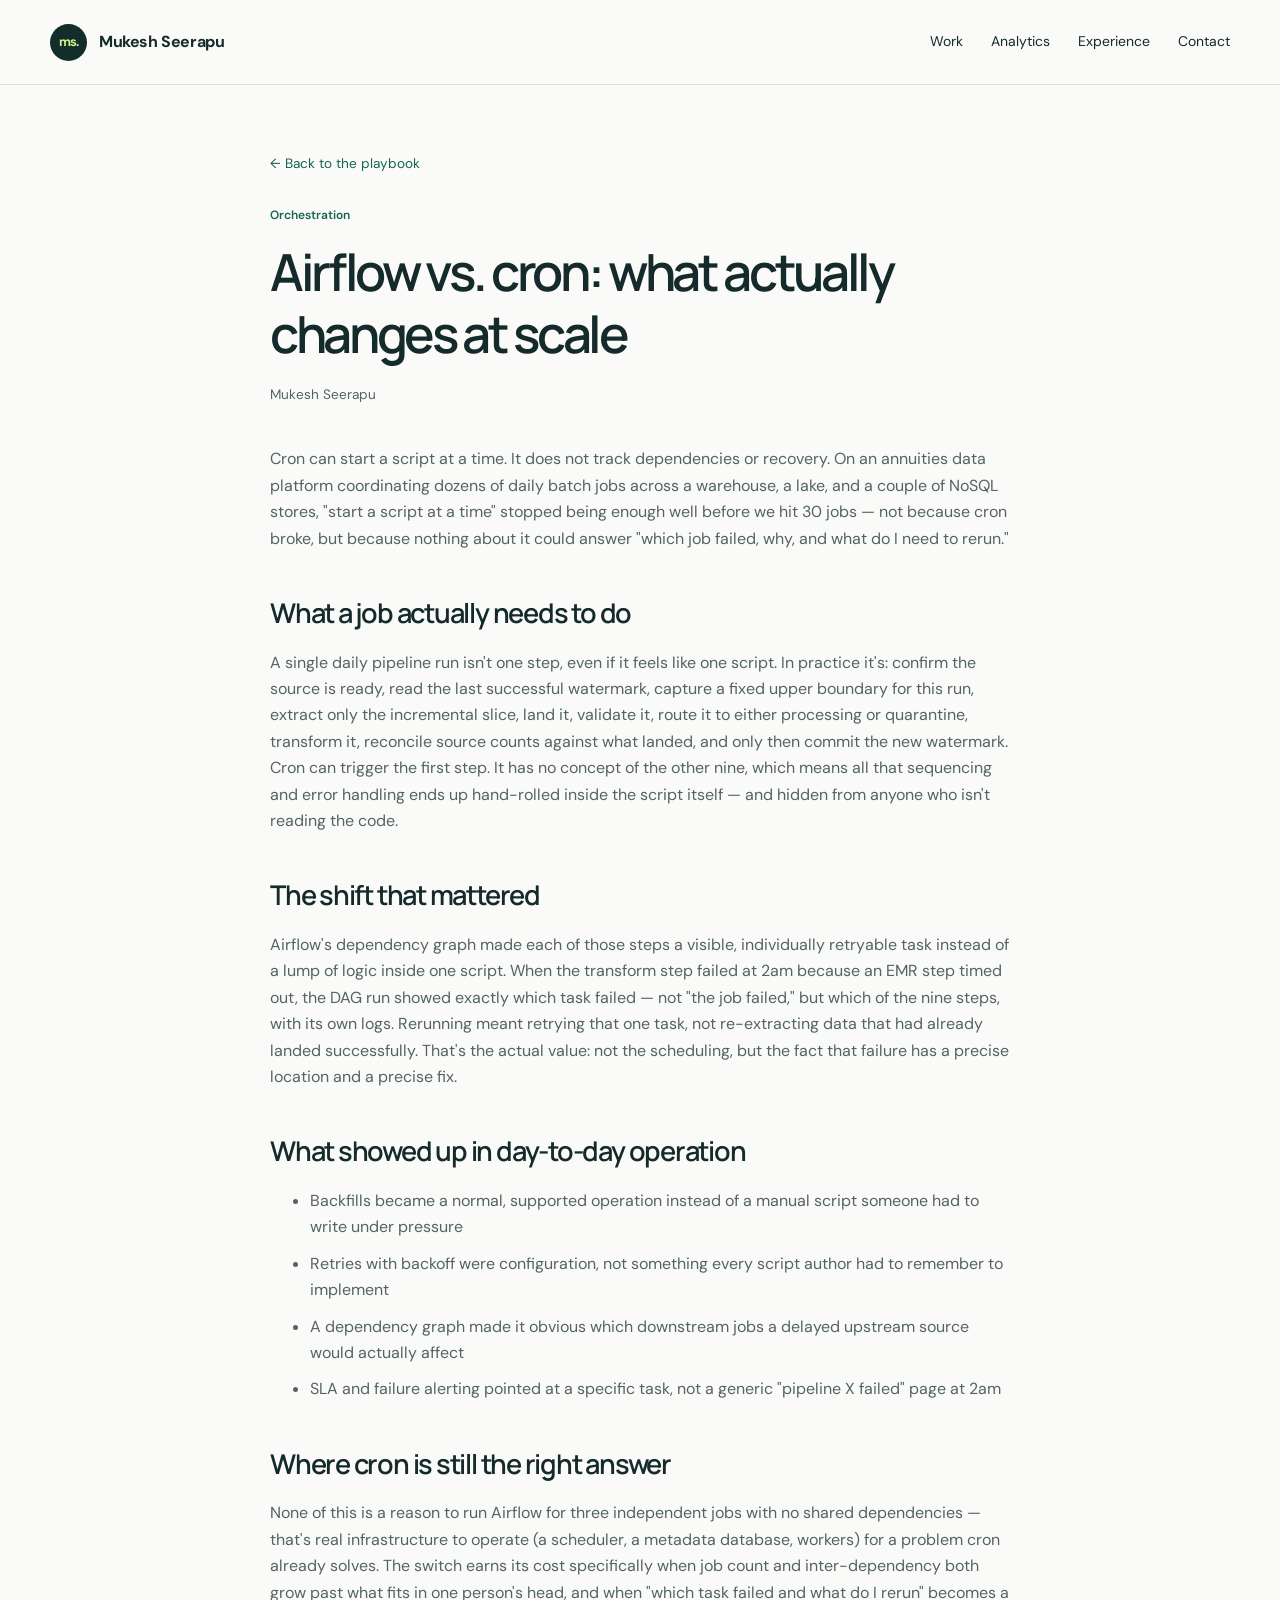
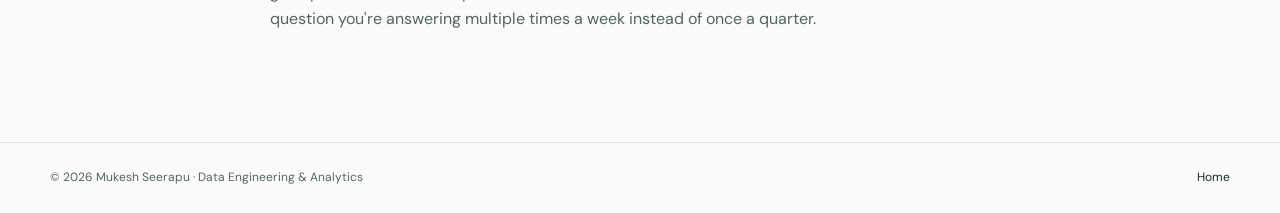
<file: articles/airflow-vs-cron.html>
<!DOCTYPE html>
<html lang="en">
<head>
<meta charset="UTF-8">
<meta name="viewport" content="width=device-width, initial-scale=1.0">
<title>Airflow vs. cron: what actually changes at scale — Mukesh Seerapu</title>
<meta name="description" content="Cron starts a script. It doesn't model dependencies, retries, backfills, or SLAs. Here's what changed after moving 30+ daily jobs onto Airflow.">
<meta property="og:type" content="article">
<meta property="og:title" content="Airflow vs. cron: what actually changes at scale">
<meta property="og:description" content="Cron starts a script. It doesn't model dependencies, retries, backfills, or SLAs. Here's what changed after moving 30+ daily jobs onto Airflow.">
<meta property="og:image" content="../og-image.jpg">
<meta property="og:image:width" content="1200">
<meta property="og:image:height" content="630">
<meta name="twitter:card" content="summary_large_image">
<meta name="twitter:title" content="Airflow vs. cron: what actually changes at scale">
<meta name="twitter:description" content="Cron starts a script. It doesn't model dependencies, retries, backfills, or SLAs. Here's what changed after moving 30+ daily jobs onto Airflow.">
<meta name="twitter:image" content="../og-image.jpg">
<link rel="stylesheet" href="../portfolio.css"><link rel="icon" href="../favicon.svg" type="image/svg+xml">
</head>
<body>

<a class="skip-link" href="#main">Skip to content</a><header class="site-header"><div class="wrap header-inner"><a class="brand" href="../index.html"><span class="brand-mark" aria-hidden="true">ms.</span>Mukesh Seerapu</a><nav class="main-nav" id="primary-nav" aria-label="Primary"><a href="../index.html#projects">Work</a><a href="../index.html#analytics">Analytics</a><a href="../index.html#experience">Experience</a><a href="../index.html#contact">Contact</a></nav><button class="menu-toggle" id="navToggle" aria-controls="primary-nav" aria-expanded="false" aria-label="Toggle navigation">Menu</button></div></header>

<main id="main" class="article-detail">
  <a href="../index.html#blog" class="back-link">&#8592; Back to the playbook</a>
  <span class="blog-tag">Orchestration</span>
  <h1>Airflow vs. cron: what actually changes at scale</h1>
  <p class="article-meta">Mukesh Seerapu</p>

  <div class="prose">
    <p>
      Cron can start a script at a time. It does not track dependencies or recovery. On an
      annuities data platform coordinating dozens of daily batch jobs across a
      warehouse, a lake, and a couple of NoSQL stores, "start a script at a
      time" stopped being enough well before we hit 30 jobs — not because cron
      broke, but because nothing about it could answer "which job failed, why,
      and what do I need to rerun."
    </p>

    <h2>What a job actually needs to do</h2>
    <p>
      A single daily pipeline run isn't one step, even if it feels like one
      script. In practice it's: confirm the source is ready, read the last
      successful watermark, capture a fixed upper boundary for this run,
      extract only the incremental slice, land it, validate it, route it to
      either processing or quarantine, transform it, reconcile source counts
      against what landed, and only then commit the new watermark. Cron can
      trigger the first step. It has no concept of the other nine, which means
      all that sequencing and error handling ends up hand-rolled inside the
      script itself — and hidden from anyone who isn't reading the code.
    </p>

    <h2>The shift that mattered</h2>
    <p>
      Airflow's dependency graph made each of those steps a visible, individually
      retryable task instead of a lump of logic inside one script. When the
      transform step failed at 2am because an EMR step timed out, the DAG run
      showed exactly which task failed — not "the job failed," but which of the
      nine steps, with its own logs. Rerunning meant retrying that one task,
      not re-extracting data that had already landed successfully. That's the
      actual value: not the scheduling, but the fact that failure has a precise
      location and a precise fix.
    </p>

    <h2>What showed up in day-to-day operation</h2>
    <ul>
      <li>Backfills became a normal, supported operation instead of a manual script someone had to write under pressure</li>
      <li>Retries with backoff were configuration, not something every script author had to remember to implement</li>
      <li>A dependency graph made it obvious which downstream jobs a delayed upstream source would actually affect</li>
      <li>SLA and failure alerting pointed at a specific task, not a generic "pipeline X failed" page at 2am</li>
    </ul>

    <h2>Where cron is still the right answer</h2>
    <p>
      None of this is a reason to run Airflow for three independent jobs with
      no shared dependencies — that's real infrastructure to operate (a
      scheduler, a metadata database, workers) for a problem cron already
      solves. The switch earns its cost specifically when job count and
      inter-dependency both grow past what fits in one person's head, and when
      "which task failed and what do I rerun" becomes a question you're
      answering multiple times a week instead of once a quarter.
    </p>
  </div>
</main>

<footer class="site-footer"><div class="wrap footer-inner"><p>© <span data-year>2026</span> Mukesh Seerapu · Data Engineering & Analytics</p><a href="../index.html">Home</a></div></footer>

<script>document.getElementById('year').textContent = new Date().getFullYear();</script>
<script src="../portfolio.js"></script></body>
</html>
</file>
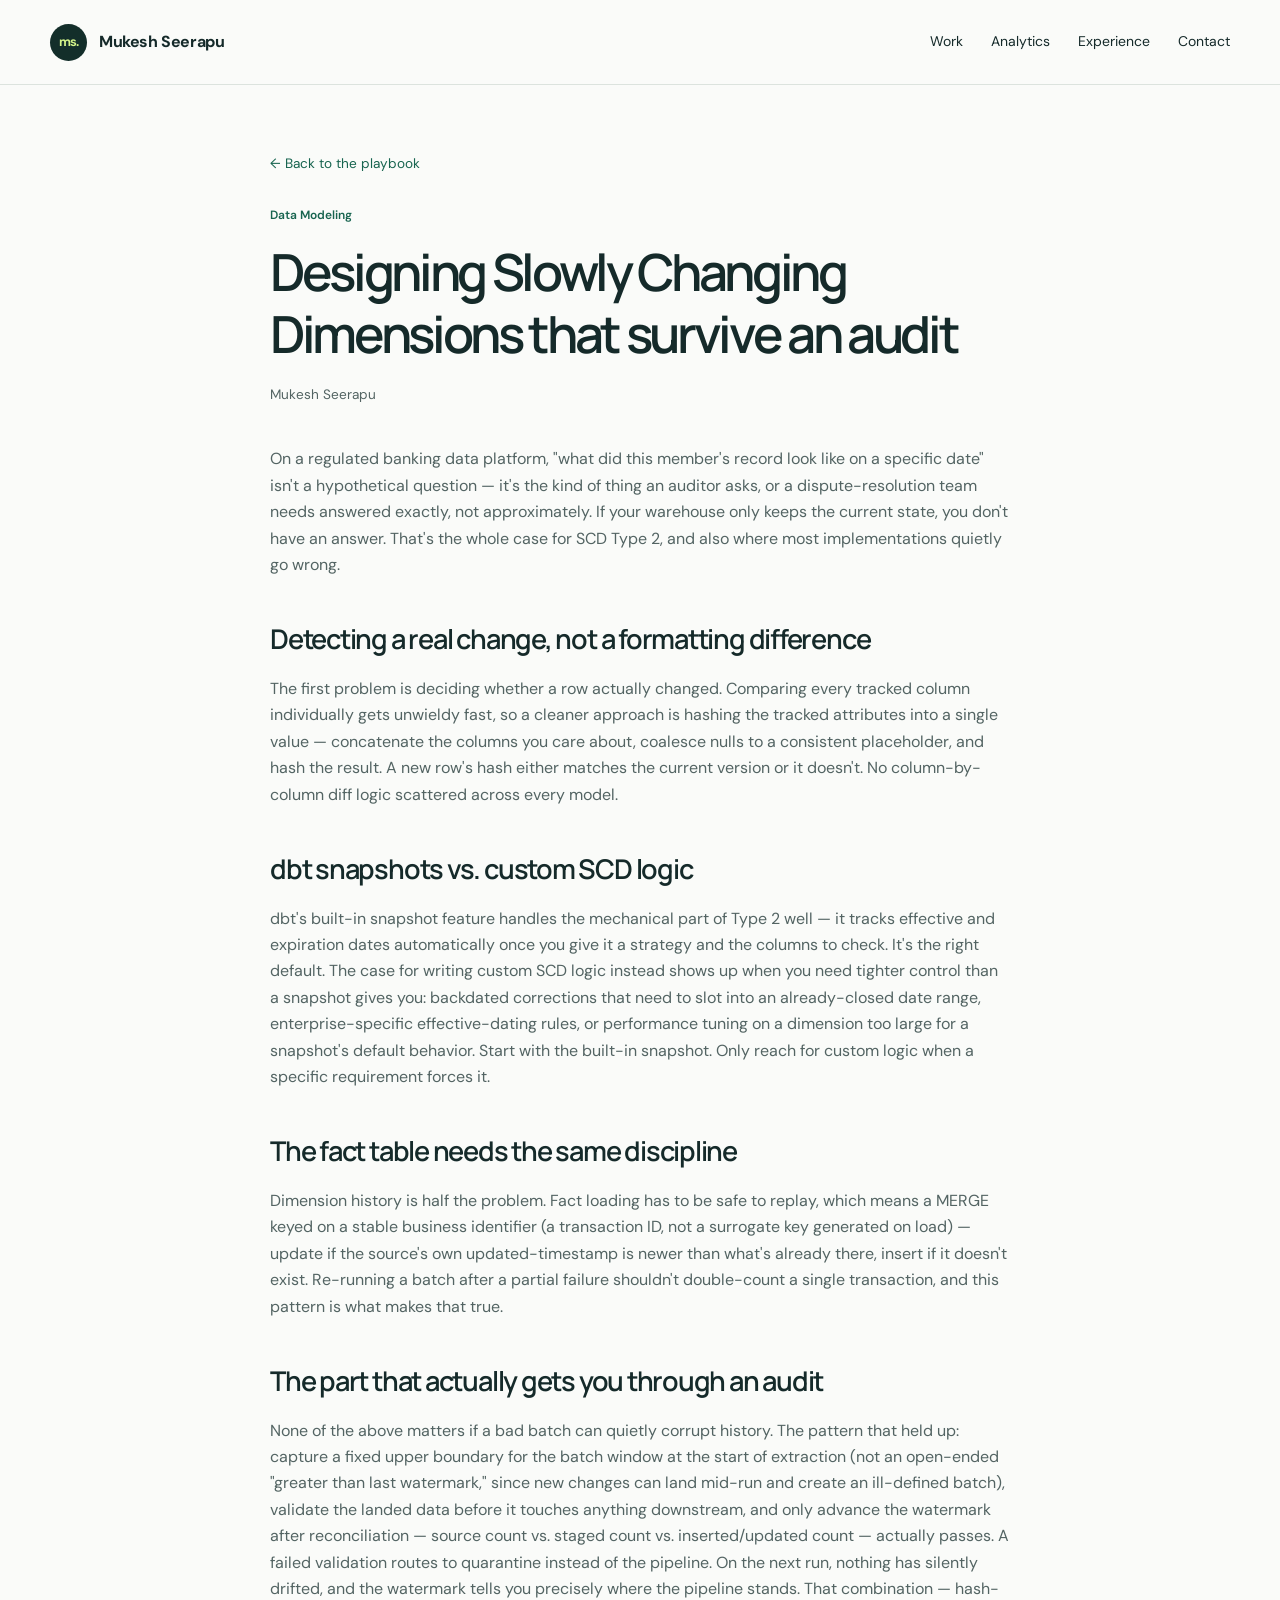
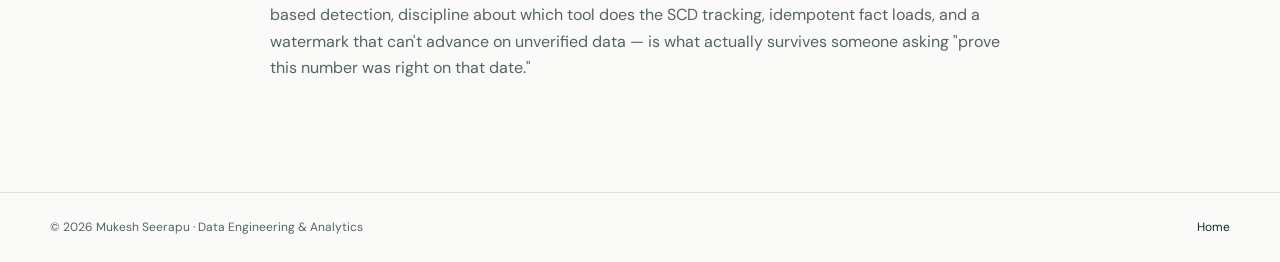
<file: articles/scd-that-survive-audits.html>
<!DOCTYPE html>
<html lang="en">
<head>
<meta charset="UTF-8">
<meta name="viewport" content="width=device-width, initial-scale=1.0">
<title>Designing Slowly Changing Dimensions that survive an audit — Mukesh Seerapu</title>
<meta name="description" content="Hash-based change detection, dbt snapshots vs. custom SCD logic, and why the watermark should only move after reconciliation passes.">
<meta property="og:type" content="article">
<meta property="og:title" content="Designing Slowly Changing Dimensions that survive an audit">
<meta property="og:description" content="Hash-based change detection, dbt snapshots vs. custom SCD logic, and why the watermark should only move after reconciliation passes.">
<meta property="og:image" content="../og-image.jpg">
<meta property="og:image:width" content="1200">
<meta property="og:image:height" content="630">
<meta name="twitter:card" content="summary_large_image">
<meta name="twitter:title" content="Designing Slowly Changing Dimensions that survive an audit">
<meta name="twitter:description" content="Hash-based change detection, dbt snapshots vs. custom SCD logic, and why the watermark should only move after reconciliation passes.">
<meta name="twitter:image" content="../og-image.jpg">
<link rel="stylesheet" href="../portfolio.css"><link rel="icon" href="../favicon.svg" type="image/svg+xml">
</head>
<body>

<a class="skip-link" href="#main">Skip to content</a><header class="site-header"><div class="wrap header-inner"><a class="brand" href="../index.html"><span class="brand-mark" aria-hidden="true">ms.</span>Mukesh Seerapu</a><nav class="main-nav" id="primary-nav" aria-label="Primary"><a href="../index.html#projects">Work</a><a href="../index.html#analytics">Analytics</a><a href="../index.html#experience">Experience</a><a href="../index.html#contact">Contact</a></nav><button class="menu-toggle" id="navToggle" aria-controls="primary-nav" aria-expanded="false" aria-label="Toggle navigation">Menu</button></div></header>

<main id="main" class="article-detail">
  <a href="../index.html#blog" class="back-link">&#8592; Back to the playbook</a>
  <span class="blog-tag">Data Modeling</span>
  <h1>Designing Slowly Changing Dimensions that survive an audit</h1>
  <p class="article-meta">Mukesh Seerapu</p>

  <div class="prose">
    <p>
      On a regulated banking data platform, "what did this member's record look
      like on a specific date" isn't a hypothetical question — it's the kind of
      thing an auditor asks, or a dispute-resolution team needs answered exactly,
      not approximately. If your warehouse only keeps the current state, you
      don't have an answer. That's the whole case for SCD Type 2, and also
      where most implementations quietly go wrong.
    </p>

    <h2>Detecting a real change, not a formatting difference</h2>
    <p>
      The first problem is deciding whether a row actually changed. Comparing
      every tracked column individually gets unwieldy fast, so a cleaner
      approach is hashing the tracked attributes into a single value —
      concatenate the columns you care about, coalesce nulls to a consistent
      placeholder, and hash the result. A new row's hash either matches the
      current version or it doesn't. No column-by-column diff logic scattered
      across every model.
    </p>

    <h2>dbt snapshots vs. custom SCD logic</h2>
    <p>
      dbt's built-in snapshot feature handles the mechanical part of Type 2
      well — it tracks effective and expiration dates automatically once you
      give it a strategy and the columns to check. It's the right default. The
      case for writing custom SCD logic instead shows up when you need tighter
      control than a snapshot gives you: backdated corrections that need to
      slot into an already-closed date range, enterprise-specific effective-dating
      rules, or performance tuning on a dimension too large for a snapshot's
      default behavior. Start with the built-in snapshot. Only reach for custom
      logic when a specific requirement forces it.
    </p>

    <h2>The fact table needs the same discipline</h2>
    <p>
      Dimension history is half the problem. Fact loading has to be safe to
      replay, which means a MERGE keyed on a stable business identifier (a
      transaction ID, not a surrogate key generated on load) — update if the
      source's own updated-timestamp is newer than what's already there, insert
      if it doesn't exist. Re-running a batch after a partial failure shouldn't
      double-count a single transaction, and this pattern is what makes that
      true.
    </p>

    <h2>The part that actually gets you through an audit</h2>
    <p>
      None of the above matters if a bad batch can quietly corrupt history. The
      pattern that held up: capture a fixed upper boundary for the batch window
      at the start of extraction (not an open-ended "greater than last
      watermark," since new changes can land mid-run and create an
      ill-defined batch), validate the landed data before it touches anything
      downstream, and only advance the watermark after reconciliation — source
      count vs. staged count vs. inserted/updated count — actually passes. A
      failed validation routes to quarantine instead of the pipeline. On the
      next run, nothing has silently drifted, and the watermark tells you
      precisely where the pipeline stands. That combination — hash-based
      detection, discipline about which tool does the SCD tracking, idempotent
      fact loads, and a watermark that can't advance on unverified data — is
      what actually survives someone asking "prove this number was right on
      that date."
    </p>
  </div>
</main>

<footer class="site-footer"><div class="wrap footer-inner"><p>© <span data-year>2026</span> Mukesh Seerapu · Data Engineering & Analytics</p><a href="../index.html">Home</a></div></footer>

<script>document.getElementById('year').textContent = new Date().getFullYear();</script>
<script src="../portfolio.js"></script></body>
</html>
</file>
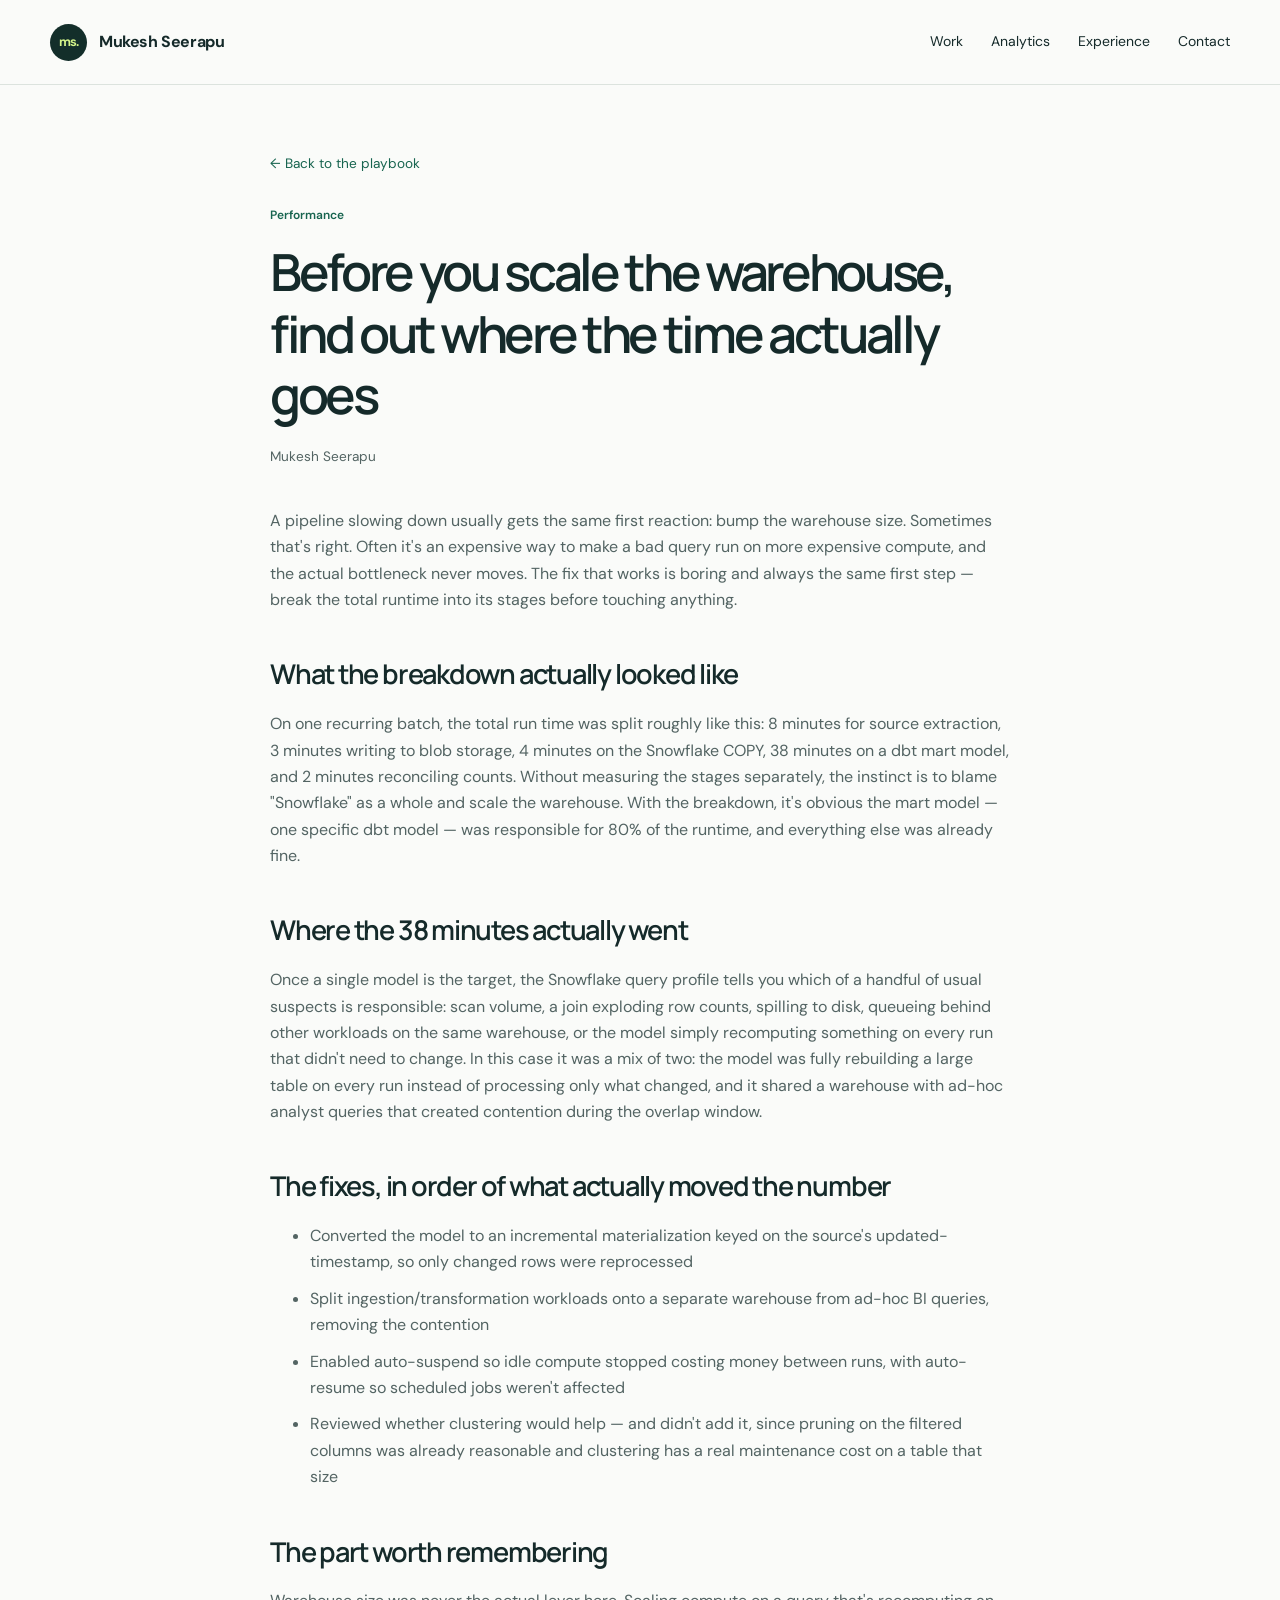
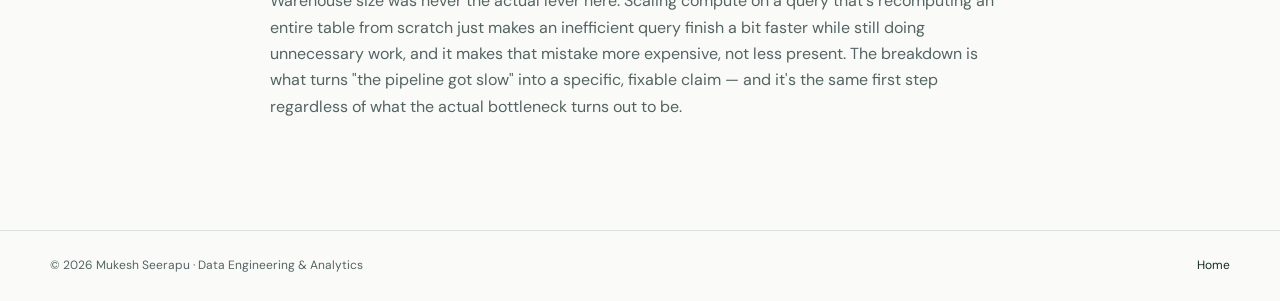
<file: articles/snowflake-performance.html>
<!DOCTYPE html>
<html lang="en">
<head>
<meta charset="UTF-8">
<meta name="viewport" content="width=device-width, initial-scale=1.0">
<title>Before you scale the warehouse, find out where the time actually goes — Mukesh Seerapu</title>
<meta name="description" content="A slow pipeline isn't a warehouse-sizing problem until you've measured where the runtime actually goes. A breakdown of the method and the fixes that followed.">
<meta property="og:type" content="article">
<meta property="og:title" content="Before you scale the warehouse, find out where the time actually goes">
<meta property="og:description" content="A slow pipeline isn't a warehouse-sizing problem until you've measured where the runtime actually goes. A breakdown of the method and the fixes that followed.">
<meta property="og:image" content="../og-image.jpg">
<meta property="og:image:width" content="1200">
<meta property="og:image:height" content="630">
<meta name="twitter:card" content="summary_large_image">
<meta name="twitter:title" content="Before you scale the warehouse, find out where the time actually goes">
<meta name="twitter:description" content="A slow pipeline isn't a warehouse-sizing problem until you've measured where the runtime actually goes. A breakdown of the method and the fixes that followed.">
<meta name="twitter:image" content="../og-image.jpg">
<link rel="stylesheet" href="../portfolio.css"><link rel="icon" href="../favicon.svg" type="image/svg+xml">
</head>
<body>

<a class="skip-link" href="#main">Skip to content</a><header class="site-header"><div class="wrap header-inner"><a class="brand" href="../index.html"><span class="brand-mark" aria-hidden="true">ms.</span>Mukesh Seerapu</a><nav class="main-nav" id="primary-nav" aria-label="Primary"><a href="../index.html#projects">Work</a><a href="../index.html#analytics">Analytics</a><a href="../index.html#experience">Experience</a><a href="../index.html#contact">Contact</a></nav><button class="menu-toggle" id="navToggle" aria-controls="primary-nav" aria-expanded="false" aria-label="Toggle navigation">Menu</button></div></header>

<main id="main" class="article-detail">
  <a href="../index.html#blog" class="back-link">&#8592; Back to the playbook</a>
  <span class="blog-tag">Performance</span>
  <h1>Before you scale the warehouse, find out where the time actually goes</h1>
  <p class="article-meta">Mukesh Seerapu</p>

  <div class="prose">
    <p>
      A pipeline slowing down usually gets the same first reaction: bump the
      warehouse size. Sometimes that's right. Often it's an expensive way to
      make a bad query run on more expensive compute, and the actual bottleneck
      never moves. The fix that works is boring and always the same first
      step — break the total runtime into its stages before touching anything.
    </p>

    <h2>What the breakdown actually looked like</h2>
    <p>
      On one recurring batch, the total run time was split roughly like this:
      8 minutes for source extraction, 3 minutes writing to blob storage, 4
      minutes on the Snowflake COPY, 38 minutes on a dbt mart model, and 2
      minutes reconciling counts. Without measuring the stages separately, the
      instinct is to blame "Snowflake" as a whole and scale the warehouse. With
      the breakdown, it's obvious the mart model — one specific dbt model — was
      responsible for 80% of the runtime, and everything else was already
      fine.
    </p>

    <h2>Where the 38 minutes actually went</h2>
    <p>
      Once a single model is the target, the Snowflake query profile tells you
      which of a handful of usual suspects is responsible: scan volume, a join
      exploding row counts, spilling to disk, queueing behind other workloads
      on the same warehouse, or the model simply recomputing something on
      every run that didn't need to change. In this case it was a mix of two:
      the model was fully rebuilding a large table on every run instead of
      processing only what changed, and it shared a warehouse with ad-hoc
      analyst queries that created contention during the overlap window.
    </p>

    <h2>The fixes, in order of what actually moved the number</h2>
    <ul>
      <li>Converted the model to an incremental materialization keyed on the source's updated-timestamp, so only changed rows were reprocessed</li>
      <li>Split ingestion/transformation workloads onto a separate warehouse from ad-hoc BI queries, removing the contention</li>
      <li>Enabled auto-suspend so idle compute stopped costing money between runs, with auto-resume so scheduled jobs weren't affected</li>
      <li>Reviewed whether clustering would help — and didn't add it, since pruning on the filtered columns was already reasonable and clustering has a real maintenance cost on a table that size</li>
    </ul>

    <h2>The part worth remembering</h2>
    <p>
      Warehouse size was never the actual lever here. Scaling compute on a
      query that's recomputing an entire table from scratch just makes an
      inefficient query finish a bit faster while still doing unnecessary
      work, and it makes that mistake more expensive, not less present. The
      breakdown is what turns "the pipeline got slow" into a specific, fixable
      claim — and it's the same first step regardless of what the actual
      bottleneck turns out to be.
    </p>
  </div>
</main>

<footer class="site-footer"><div class="wrap footer-inner"><p>© <span data-year>2026</span> Mukesh Seerapu · Data Engineering & Analytics</p><a href="../index.html">Home</a></div></footer>

<script>document.getElementById('year').textContent = new Date().getFullYear();</script>
<script src="../portfolio.js"></script></body>
</html>
</file>
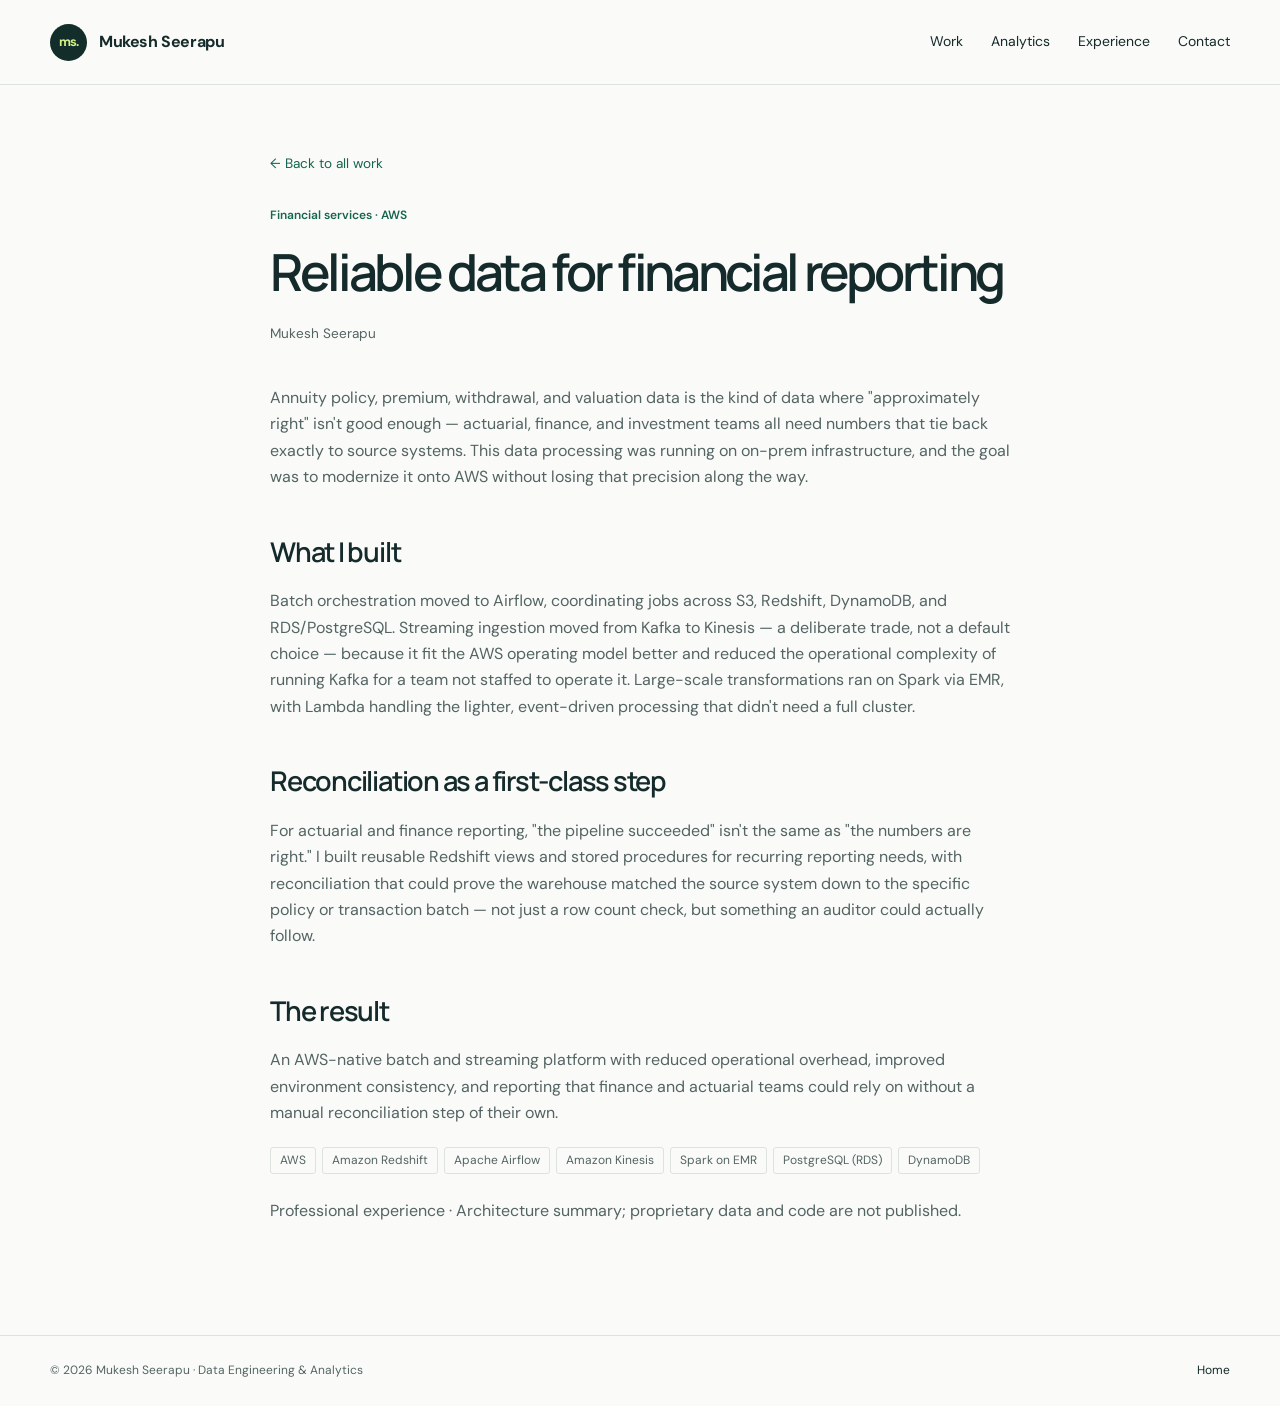
<file: projects/annuities.html>
<!DOCTYPE html>
<html lang="en">
<head>
<meta charset="UTF-8">
<meta name="viewport" content="width=device-width, initial-scale=1.0">
<title>Reliable data for financial reporting — Mukesh Seerapu</title>
<meta name="description" content="Moving annuity policy, premium, withdrawal, and valuation data processing to AWS, with reconciliation built into every workflow.">
<meta property="og:type" content="article">
<meta property="og:title" content="Reliable data for financial reporting">
<meta property="og:description" content="Moving annuity policy, premium, withdrawal, and valuation data processing to AWS, with reconciliation built into every workflow.">
<meta property="og:image" content="../og-image.jpg">
<meta property="og:image:width" content="1200">
<meta property="og:image:height" content="630">
<meta name="twitter:card" content="summary_large_image">
<meta name="twitter:title" content="Reliable data for financial reporting">
<meta name="twitter:description" content="Moving annuity policy, premium, withdrawal, and valuation data processing to AWS, with reconciliation built into every workflow.">
<meta name="twitter:image" content="../og-image.jpg">
<link rel="stylesheet" href="../portfolio.css"><link rel="icon" href="../favicon.svg" type="image/svg+xml">
</head>
<body>

<a class="skip-link" href="#main">Skip to content</a><header class="site-header"><div class="wrap header-inner"><a class="brand" href="../index.html"><span class="brand-mark" aria-hidden="true">ms.</span>Mukesh Seerapu</a><nav class="main-nav" id="primary-nav" aria-label="Primary"><a href="../index.html#projects">Work</a><a href="../index.html#analytics">Analytics</a><a href="../index.html#experience">Experience</a><a href="../index.html#contact">Contact</a></nav><button class="menu-toggle" id="navToggle" aria-controls="primary-nav" aria-expanded="false" aria-label="Toggle navigation">Menu</button></div></header>

<main id="main" class="article-detail">
  <a href="../index.html#projects" class="back-link">&#8592; Back to all work</a>
  <span class="blog-tag">Financial services · AWS</span>
  <h1>Reliable data for financial reporting</h1>
  <p class="article-meta">Mukesh Seerapu</p>

  <div class="prose">
    <p>
      Annuity policy, premium, withdrawal, and valuation data is the kind of
      data where "approximately right" isn't good enough — actuarial, finance,
      and investment teams all need numbers that tie back exactly to source
      systems. This data processing was running on on-prem infrastructure,
      and the goal was to modernize it onto AWS without losing that precision
      along the way.
    </p>

    <h2>What I built</h2>
    <p>
      Batch orchestration moved to Airflow, coordinating jobs across S3,
      Redshift, DynamoDB, and RDS/PostgreSQL. Streaming ingestion moved from
      Kafka to Kinesis — a deliberate trade, not a default choice — because it
      fit the AWS operating model better and reduced the operational
      complexity of running Kafka for a team not staffed to operate it.
      Large-scale transformations ran on Spark via EMR, with Lambda handling
      the lighter, event-driven processing that didn't need a full cluster.
    </p>

    <h2>Reconciliation as a first-class step</h2>
    <p>
      For actuarial and finance reporting, "the pipeline succeeded" isn't the
      same as "the numbers are right." I built reusable Redshift views and
      stored procedures for recurring reporting needs, with reconciliation
      that could prove the warehouse matched the source system down to the
      specific policy or transaction batch — not just a row count check, but
      something an auditor could actually follow.
    </p>

    <h2>The result</h2>
    <p>
      An AWS-native batch and streaming platform with reduced operational
      overhead, improved environment consistency, and reporting that finance
      and actuarial teams could rely on without a manual reconciliation step
      of their own.
    </p>

    <div class="tags"><span>AWS</span><span>Amazon Redshift</span><span>Apache Airflow</span><span>Amazon Kinesis</span><span>Spark on EMR</span><span>PostgreSQL (RDS)</span><span>DynamoDB</span></div>
    <p class="evidence">Professional experience · Architecture summary; proprietary data and code are not published.</p>
  </div>
</main>

<footer class="site-footer"><div class="wrap footer-inner"><p>&copy; <span data-year>2026</span> Mukesh Seerapu &middot; Data Engineering &amp; Analytics</p><a href="../index.html">Home</a></div></footer>

<script>document.querySelectorAll('[data-year]').forEach(el => el.textContent = new Date().getFullYear());</script>
</body>
</html>
</file>
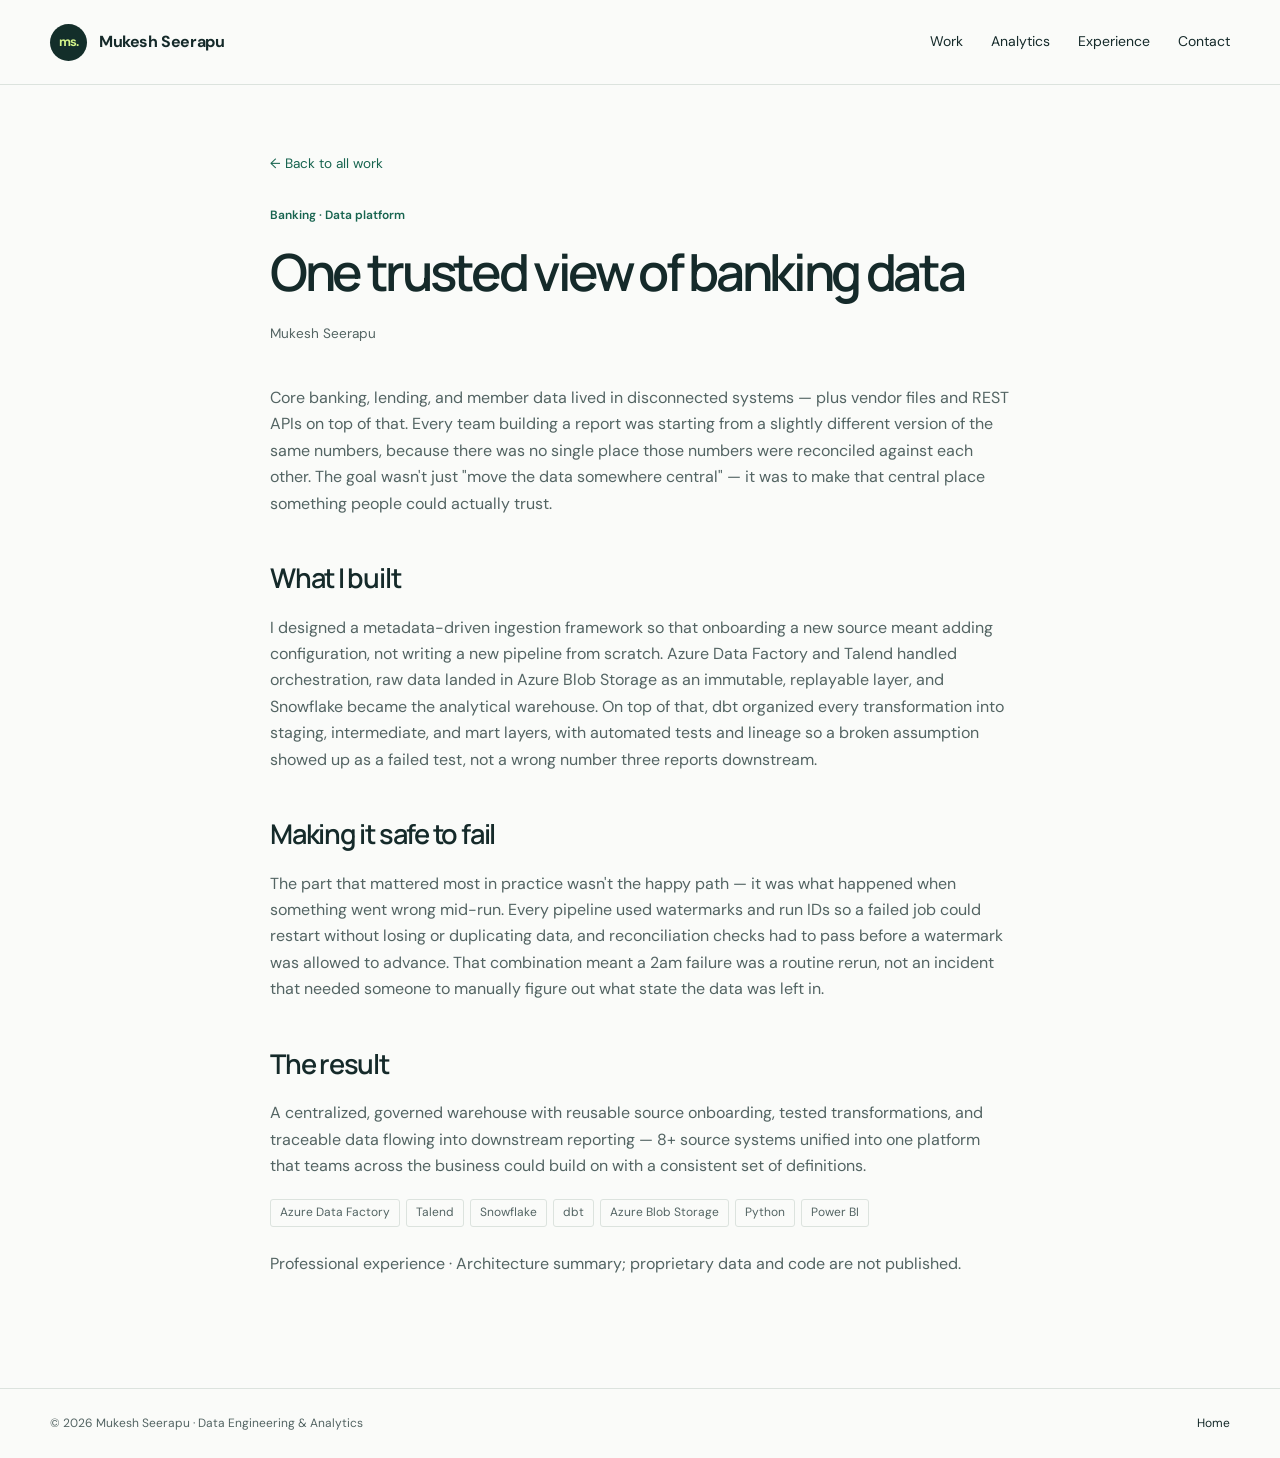
<file: projects/banking.html>
<!DOCTYPE html>
<html lang="en">
<head>
<meta charset="UTF-8">
<meta name="viewport" content="width=device-width, initial-scale=1.0">
<title>One trusted view of banking data — Mukesh Seerapu</title>
<meta name="description" content="How I consolidated 8+ source systems into one governed data platform with metadata-driven ingestion, tested dbt transformations, and recoverable pipeline runs.">
<meta property="og:type" content="article">
<meta property="og:title" content="One trusted view of banking data">
<meta property="og:description" content="How I consolidated 8+ source systems into one governed data platform with metadata-driven ingestion, tested dbt transformations, and recoverable pipeline runs.">
<meta property="og:image" content="../og-image.jpg">
<meta property="og:image:width" content="1200">
<meta property="og:image:height" content="630">
<meta name="twitter:card" content="summary_large_image">
<meta name="twitter:title" content="One trusted view of banking data">
<meta name="twitter:description" content="How I consolidated 8+ source systems into one governed data platform with metadata-driven ingestion, tested dbt transformations, and recoverable pipeline runs.">
<meta name="twitter:image" content="../og-image.jpg">
<link rel="stylesheet" href="../portfolio.css"><link rel="icon" href="../favicon.svg" type="image/svg+xml">
</head>
<body>

<a class="skip-link" href="#main">Skip to content</a><header class="site-header"><div class="wrap header-inner"><a class="brand" href="../index.html"><span class="brand-mark" aria-hidden="true">ms.</span>Mukesh Seerapu</a><nav class="main-nav" id="primary-nav" aria-label="Primary"><a href="../index.html#projects">Work</a><a href="../index.html#analytics">Analytics</a><a href="../index.html#experience">Experience</a><a href="../index.html#contact">Contact</a></nav><button class="menu-toggle" id="navToggle" aria-controls="primary-nav" aria-expanded="false" aria-label="Toggle navigation">Menu</button></div></header>

<main id="main" class="article-detail">
  <a href="../index.html#projects" class="back-link">&#8592; Back to all work</a>
  <span class="blog-tag">Banking · Data platform</span>
  <h1>One trusted view of banking data</h1>
  <p class="article-meta">Mukesh Seerapu</p>

  <div class="prose">
    <p>
      Core banking, lending, and member data lived in disconnected systems —
      plus vendor files and REST APIs on top of that. Every team building a
      report was starting from a slightly different version of the same
      numbers, because there was no single place those numbers were reconciled
      against each other. The goal wasn't just "move the data somewhere
      central" — it was to make that central place something people could
      actually trust.
    </p>

    <h2>What I built</h2>
    <p>
      I designed a metadata-driven ingestion framework so that onboarding a
      new source meant adding configuration, not writing a new pipeline from
      scratch. Azure Data Factory and Talend handled orchestration, raw data
      landed in Azure Blob Storage as an immutable, replayable layer, and
      Snowflake became the analytical warehouse. On top of that, dbt
      organized every transformation into staging, intermediate, and mart
      layers, with automated tests and lineage so a broken assumption showed
      up as a failed test, not a wrong number three reports downstream.
    </p>

    <h2>Making it safe to fail</h2>
    <p>
      The part that mattered most in practice wasn't the happy path — it was
      what happened when something went wrong mid-run. Every pipeline used
      watermarks and run IDs so a failed job could restart without losing or
      duplicating data, and reconciliation checks had to pass before a
      watermark was allowed to advance. That combination meant a 2am failure
      was a routine rerun, not an incident that needed someone to manually
      figure out what state the data was left in.
    </p>

    <h2>The result</h2>
    <p>
      A centralized, governed warehouse with reusable source onboarding,
      tested transformations, and traceable data flowing into downstream
      reporting — 8+ source systems unified into one platform that teams
      across the business could build on with a consistent set of
      definitions.
    </p>

    <div class="tags"><span>Azure Data Factory</span><span>Talend</span><span>Snowflake</span><span>dbt</span><span>Azure Blob Storage</span><span>Python</span><span>Power BI</span></div>
    <p class="evidence">Professional experience · Architecture summary; proprietary data and code are not published.</p>
  </div>
</main>

<footer class="site-footer"><div class="wrap footer-inner"><p>&copy; <span data-year>2026</span> Mukesh Seerapu &middot; Data Engineering &amp; Analytics</p><a href="../index.html">Home</a></div></footer>

<script>document.querySelectorAll('[data-year]').forEach(el => el.textContent = new Date().getFullYear());</script>
</body>
</html>
</file>
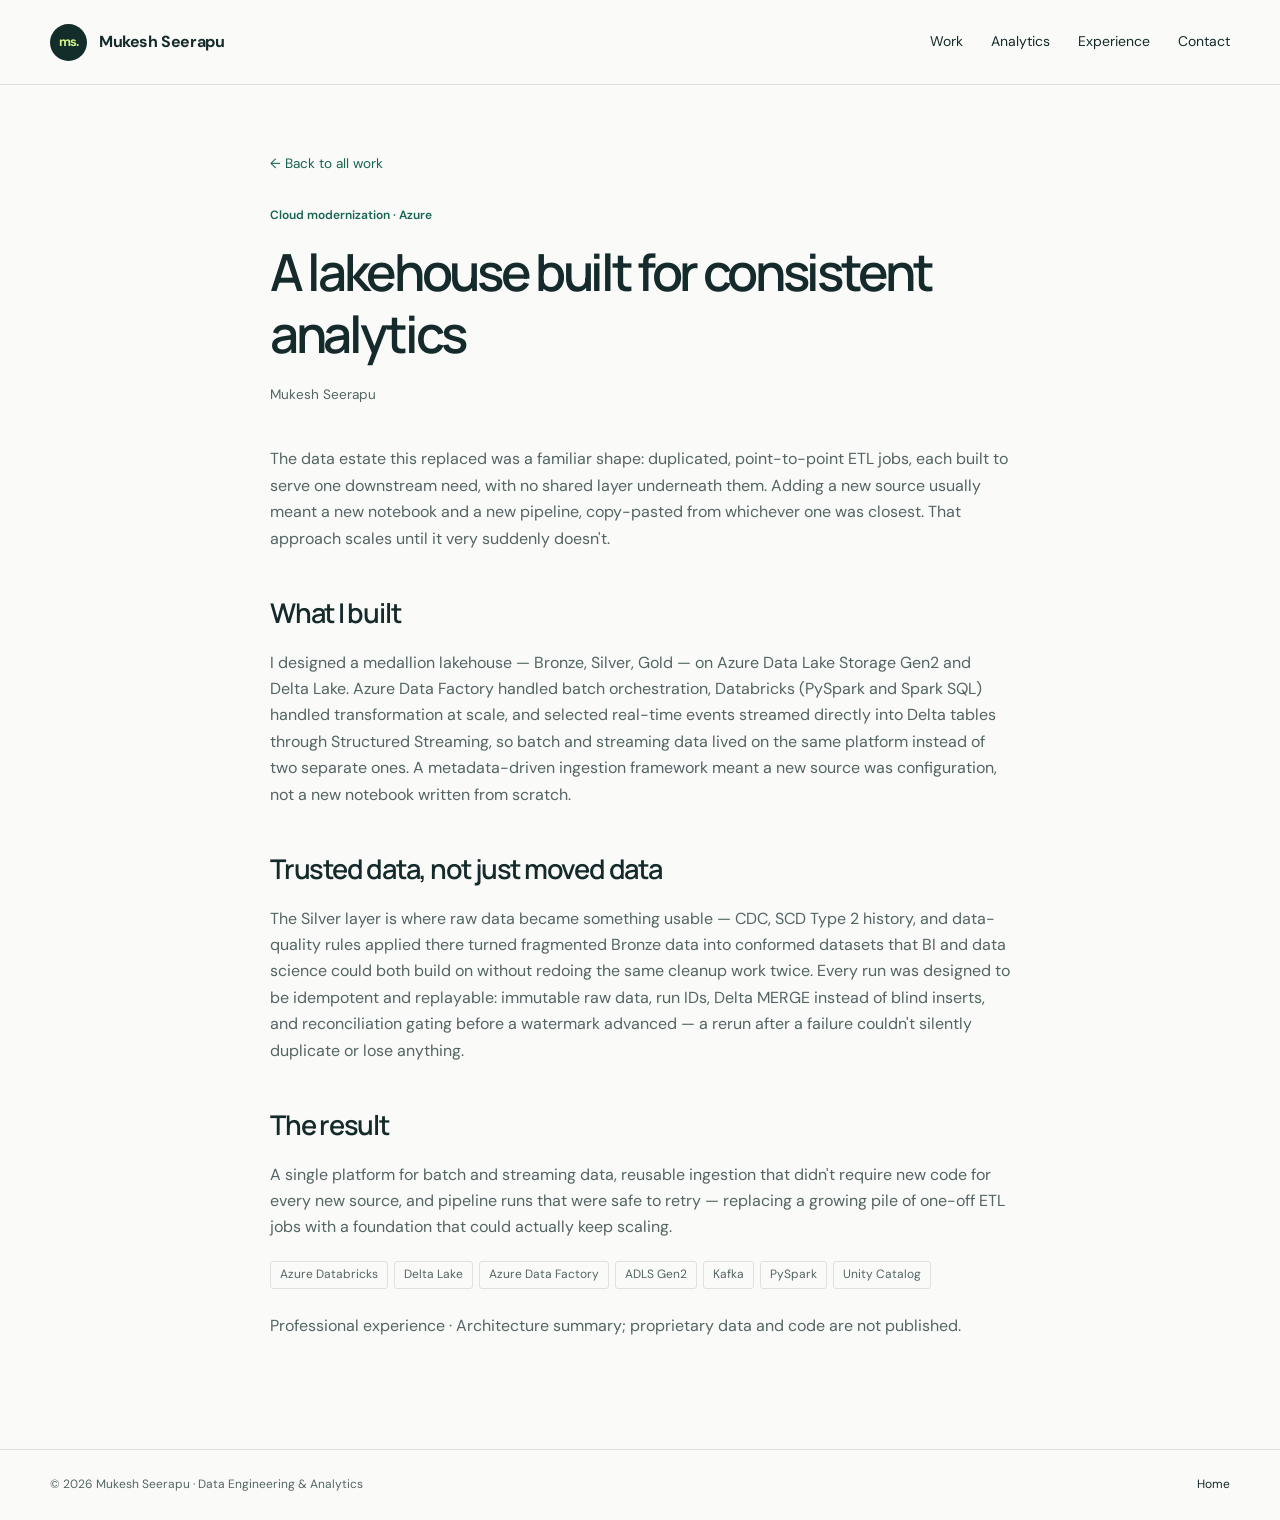
<file: projects/lakehouse.html>
<!DOCTYPE html>
<html lang="en">
<head>
<meta charset="UTF-8">
<meta name="viewport" content="width=device-width, initial-scale=1.0">
<title>A lakehouse built for consistent analytics — Mukesh Seerapu</title>
<meta name="description" content="Replacing duplicated, point-to-point ETL with a medallion lakehouse on Azure Databricks and Delta Lake — idempotent, replayable, and ready for BI and data science.">
<meta property="og:type" content="article">
<meta property="og:title" content="A lakehouse built for consistent analytics">
<meta property="og:description" content="Replacing duplicated, point-to-point ETL with a medallion lakehouse on Azure Databricks and Delta Lake — idempotent, replayable, and ready for BI and data science.">
<meta property="og:image" content="../og-image.jpg">
<meta property="og:image:width" content="1200">
<meta property="og:image:height" content="630">
<meta name="twitter:card" content="summary_large_image">
<meta name="twitter:title" content="A lakehouse built for consistent analytics">
<meta name="twitter:description" content="Replacing duplicated, point-to-point ETL with a medallion lakehouse on Azure Databricks and Delta Lake — idempotent, replayable, and ready for BI and data science.">
<meta name="twitter:image" content="../og-image.jpg">
<link rel="stylesheet" href="../portfolio.css"><link rel="icon" href="../favicon.svg" type="image/svg+xml">
</head>
<body>

<a class="skip-link" href="#main">Skip to content</a><header class="site-header"><div class="wrap header-inner"><a class="brand" href="../index.html"><span class="brand-mark" aria-hidden="true">ms.</span>Mukesh Seerapu</a><nav class="main-nav" id="primary-nav" aria-label="Primary"><a href="../index.html#projects">Work</a><a href="../index.html#analytics">Analytics</a><a href="../index.html#experience">Experience</a><a href="../index.html#contact">Contact</a></nav><button class="menu-toggle" id="navToggle" aria-controls="primary-nav" aria-expanded="false" aria-label="Toggle navigation">Menu</button></div></header>

<main id="main" class="article-detail">
  <a href="../index.html#projects" class="back-link">&#8592; Back to all work</a>
  <span class="blog-tag">Cloud modernization · Azure</span>
  <h1>A lakehouse built for consistent analytics</h1>
  <p class="article-meta">Mukesh Seerapu</p>

  <div class="prose">
    <p>
      The data estate this replaced was a familiar shape: duplicated,
      point-to-point ETL jobs, each built to serve one downstream need, with
      no shared layer underneath them. Adding a new source usually meant a new
      notebook and a new pipeline, copy-pasted from whichever one was closest.
      That approach scales until it very suddenly doesn't.
    </p>

    <h2>What I built</h2>
    <p>
      I designed a medallion lakehouse — Bronze, Silver, Gold — on Azure Data
      Lake Storage Gen2 and Delta Lake. Azure Data Factory handled batch
      orchestration, Databricks (PySpark and Spark SQL) handled transformation
      at scale, and selected real-time events streamed directly into Delta
      tables through Structured Streaming, so batch and streaming data lived
      on the same platform instead of two separate ones. A metadata-driven
      ingestion framework meant a new source was configuration, not a new
      notebook written from scratch.
    </p>

    <h2>Trusted data, not just moved data</h2>
    <p>
      The Silver layer is where raw data became something usable — CDC, SCD
      Type 2 history, and data-quality rules applied there turned fragmented
      Bronze data into conformed datasets that BI and data science could both
      build on without redoing the same cleanup work twice. Every run was
      designed to be idempotent and replayable: immutable raw data, run IDs,
      Delta MERGE instead of blind inserts, and reconciliation gating before a
      watermark advanced — a rerun after a failure couldn't silently
      duplicate or lose anything.
    </p>

    <h2>The result</h2>
    <p>
      A single platform for batch and streaming data, reusable ingestion that
      didn't require new code for every new source, and pipeline runs that
      were safe to retry — replacing a growing pile of one-off ETL jobs with
      a foundation that could actually keep scaling.
    </p>

    <div class="tags"><span>Azure Databricks</span><span>Delta Lake</span><span>Azure Data Factory</span><span>ADLS Gen2</span><span>Kafka</span><span>PySpark</span><span>Unity Catalog</span></div>
    <p class="evidence">Professional experience · Architecture summary; proprietary data and code are not published.</p>
  </div>
</main>

<footer class="site-footer"><div class="wrap footer-inner"><p>&copy; <span data-year>2026</span> Mukesh Seerapu &middot; Data Engineering &amp; Analytics</p><a href="../index.html">Home</a></div></footer>

<script>document.querySelectorAll('[data-year]').forEach(el => el.textContent = new Date().getFullYear());</script>
</body>
</html>
</file>
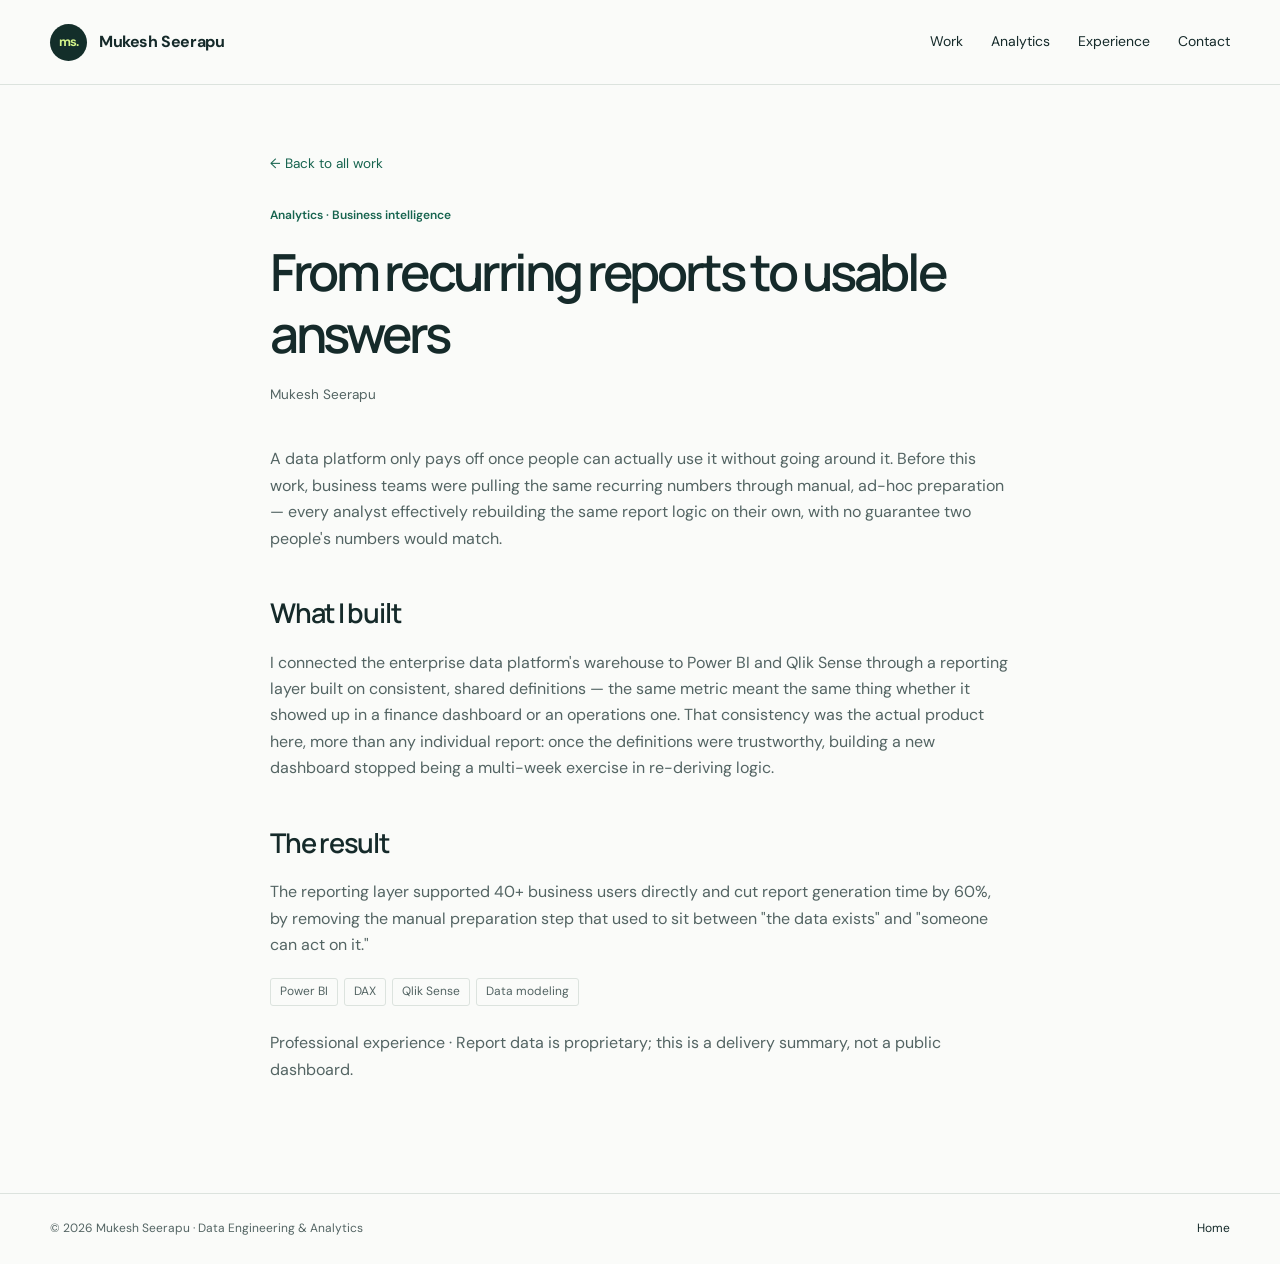
<file: projects/reporting.html>
<!DOCTYPE html>
<html lang="en">
<head>
<meta charset="UTF-8">
<meta name="viewport" content="width=device-width, initial-scale=1.0">
<title>From recurring reports to usable answers — Mukesh Seerapu</title>
<meta name="description" content="How a governed Power BI and Qlik Sense layer on top of a central warehouse supported 40+ business users and cut report generation time by 60%.">
<meta property="og:type" content="article">
<meta property="og:title" content="From recurring reports to usable answers">
<meta property="og:description" content="How a governed Power BI and Qlik Sense layer on top of a central warehouse supported 40+ business users and cut report generation time by 60%.">
<meta property="og:image" content="../og-image.jpg">
<meta property="og:image:width" content="1200">
<meta property="og:image:height" content="630">
<meta name="twitter:card" content="summary_large_image">
<meta name="twitter:title" content="From recurring reports to usable answers">
<meta name="twitter:description" content="How a governed Power BI and Qlik Sense layer on top of a central warehouse supported 40+ business users and cut report generation time by 60%.">
<meta name="twitter:image" content="../og-image.jpg">
<link rel="stylesheet" href="../portfolio.css"><link rel="icon" href="../favicon.svg" type="image/svg+xml">
</head>
<body>

<a class="skip-link" href="#main">Skip to content</a><header class="site-header"><div class="wrap header-inner"><a class="brand" href="../index.html"><span class="brand-mark" aria-hidden="true">ms.</span>Mukesh Seerapu</a><nav class="main-nav" id="primary-nav" aria-label="Primary"><a href="../index.html#projects">Work</a><a href="../index.html#analytics">Analytics</a><a href="../index.html#experience">Experience</a><a href="../index.html#contact">Contact</a></nav><button class="menu-toggle" id="navToggle" aria-controls="primary-nav" aria-expanded="false" aria-label="Toggle navigation">Menu</button></div></header>

<main id="main" class="article-detail">
  <a href="../index.html#projects" class="back-link">&#8592; Back to all work</a>
  <span class="blog-tag">Analytics · Business intelligence</span>
  <h1>From recurring reports to usable answers</h1>
  <p class="article-meta">Mukesh Seerapu</p>

  <div class="prose">
    <p>
      A data platform only pays off once people can actually use it without
      going around it. Before this work, business teams were pulling the same
      recurring numbers through manual, ad-hoc preparation — every analyst
      effectively rebuilding the same report logic on their own, with no
      guarantee two people's numbers would match.
    </p>

    <h2>What I built</h2>
    <p>
      I connected the enterprise data platform's warehouse to Power BI and
      Qlik Sense through a reporting layer built on consistent, shared
      definitions — the same metric meant the same thing whether it showed up
      in a finance dashboard or an operations one. That consistency was the
      actual product here, more than any individual report: once the
      definitions were trustworthy, building a new dashboard stopped being a
      multi-week exercise in re-deriving logic.
    </p>

    <h2>The result</h2>
    <p>
      The reporting layer supported 40+ business users directly and cut
      report generation time by 60%, by removing the manual preparation step
      that used to sit between "the data exists" and "someone can act on it."
    </p>

    <div class="tags"><span>Power BI</span><span>DAX</span><span>Qlik Sense</span><span>Data modeling</span></div>
    <p class="evidence">Professional experience · Report data is proprietary; this is a delivery summary, not a public dashboard.</p>
  </div>
</main>

<footer class="site-footer"><div class="wrap footer-inner"><p>&copy; <span data-year>2026</span> Mukesh Seerapu &middot; Data Engineering &amp; Analytics</p><a href="../index.html">Home</a></div></footer>

<script>document.querySelectorAll('[data-year]').forEach(el => el.textContent = new Date().getFullYear());</script>
</body>
</html>
</file>
<file: portfolio.css>
@import url('https://fonts.googleapis.com/css2?family=DM+Sans:wght@400;500;600;700&family=Manrope:wght@400;500;600;700;800&display=swap');
:root{--paper:#fafbf9;--white:#fff;--ink:#152a2a;--muted:#536463;--line:#dce3de;--green:#17644f;--lime:#d4f48a;--dark:#132e2a;--max:1180px;--font-sans:'DM Sans',Arial,sans-serif;--font-display:'Manrope',Arial,sans-serif}
*{box-sizing:border-box}html{scroll-behavior:smooth;scroll-padding-top:95px}body{margin:0;background:var(--paper);color:var(--ink);font:16px/1.65 var(--font-sans);-webkit-font-smoothing:antialiased}a{color:inherit;text-decoration:none}button{font:inherit;cursor:pointer}img{max-width:100%;display:block}h1,h2,h3,h4,p{margin:0}h1,h2,h3,h4{font-family:var(--font-display);line-height:1.2}h1{font-size:clamp(2.6rem,5.1vw,4.5rem);font-weight:600;letter-spacing:-.065em}h2{font-size:clamp(2rem,3.5vw,3rem);font-weight:600;letter-spacing:-.045em}h3{font-size:1.4rem;letter-spacing:-.025em}h4{font-size:1rem}p{color:var(--muted)}[hidden]{display:none!important}:focus-visible{outline:3px solid #328768;outline-offset:5px}.wrap{width:min(var(--max),calc(100% - 80px));margin:auto}.sr-only{position:absolute;width:1px;height:1px;overflow:hidden;clip-path:inset(50%);white-space:nowrap}.skip-link{position:fixed;top:-80px;left:20px;z-index:99;background:var(--white);padding:12px 20px}.skip-link:focus{top:12px}.eyebrow{text-transform:uppercase;font-size:.75rem;letter-spacing:.14em;font-weight:700;color:var(--green);margin-bottom:18px}.site-header{position:sticky;top:0;z-index:20;background:rgba(250,251,249,.97);border-bottom:1px solid var(--line)}.header-inner{height:84px;display:flex;align-items:center;gap:32px}.brand{font-weight:700;display:flex;align-items:center;gap:12px;letter-spacing:-.025em;white-space:nowrap}.brand-mark{display:grid;place-items:center;width:37px;height:37px;background:var(--dark);color:var(--lime);border-radius:50%;font-size:.8rem;letter-spacing:-.06em}.main-nav{display:flex;align-items:center;gap:28px;margin-left:auto;font-size:.875rem}.main-nav a:hover,.text-link:hover{color:var(--green);text-decoration:underline;text-underline-offset:5px}.resume-link{border:1px solid var(--ink);padding:9px 18px;border-radius:5px;font-size:.875rem;font-weight:600;white-space:nowrap}.menu-toggle{display:none;background:none;border:1px solid var(--line);border-radius:4px;padding:7px 11px}.hero{padding:78px 0 66px}.hero-grid{display:grid;grid-template-columns:1.25fr .85fr;align-items:center;gap:82px}.intro-label{display:flex;align-items:center;gap:10px;font-size:.8rem;color:var(--green);font-weight:600;margin-bottom:27px}.intro-label:before{content:'';height:7px;width:7px;border-radius:50%;background:var(--green)}.hero h1 em{font-style:normal;color:var(--green)}.hero-description{max-width:580px;margin:25px 0 28px;font-size:1.075rem;line-height:1.8}.hero-description strong{font-weight:600;color:var(--ink)}.actions{display:flex;gap:12px;flex-wrap:wrap}.button{display:inline-flex;justify-content:center;align-items:center;min-height:48px;padding:11px 23px;font-size:.875rem;font-weight:600;border:1px solid var(--ink);border-radius:5px}.button.primary{background:var(--dark);color:var(--white);border-color:var(--dark)}.button:hover{background:var(--lime);color:var(--dark);border-color:var(--green)}.hero-note{font-size:.8rem;margin-top:22px}.profile-panel{position:relative;background:#e7eee7;border:1px solid #d6e0d6;border-radius:8px;overflow:hidden}.portrait-frame{height:320px;position:relative;overflow:hidden;background:#e6e9e3}.portrait-frame img{width:100%;height:100%;object-fit:cover;object-position:center 28%}.portrait-label{position:absolute;left:20px;top:20px;background:var(--white);padding:6px 10px;border-radius:4px;font-size:.7rem;font-weight:600;letter-spacing:.05em}.profile-caption{padding:20px 24px;background:var(--dark);color:var(--white)}.profile-caption strong{font:600 1.35rem var(--font-display);letter-spacing:-.025em}.profile-caption p{color:#c4d9d0;font-size:.85rem;margin-top:3px}.profile-bottom{display:flex;justify-content:space-between;margin-top:18px;border-top:1px solid #426055;padding-top:15px;font-size:.75rem;color:var(--lime)}.proof-strip{display:grid;grid-template-columns:repeat(4,1fr);border-top:1px solid var(--line);border-bottom:1px solid var(--line);margin-top:62px;padding:28px 0}.proof-item{padding:0 28px;border-left:1px solid var(--line)}.proof-item:first-child{padding-left:0;border-left:0}.proof-item strong{display:block;font:600 2.1rem var(--font-display);letter-spacing:-.05em}.proof-item span{font-size:.8rem;color:var(--muted)}.section{padding:80px 0}.section-heading{display:flex;justify-content:space-between;align-items:end;gap:40px;margin-bottom:35px}.section-heading p:not(.eyebrow){max-width:435px;font-size:.95rem}.section-heading h2{max-width:660px}.section-intro{max-width:650px;margin-top:18px}.text-link{font-size:.875rem;font-weight:700;text-decoration:underline;text-underline-offset:5px;white-space:nowrap}.filters{display:flex;gap:8px;margin:0 0 28px;flex-wrap:wrap}.filter{border:1px solid var(--line);border-radius:5px;padding:9px 18px;background:transparent;font-size:.875rem;color:var(--muted)}.filter[aria-pressed=true]{background:var(--dark);border-color:var(--dark);color:white}.work-grid{display:grid;grid-template-columns:1fr 1fr;gap:26px;align-items:start}.work-card,.report-card{background:white;border:1px solid var(--line);border-radius:7px;overflow:hidden}.work-visual{height:230px;display:flex;flex-direction:column;align-items:flex-start;justify-content:center;padding:30px 35px;background:#eaf0e8;position:relative;overflow:hidden}.work-index{position:absolute;top:22px;left:35px;font-size:.65rem;letter-spacing:.12em;font-weight:600}.work-visual strong{font:500 4.5rem var(--font-display);letter-spacing:-.06em;line-height:1.1;margin-top:25px;z-index:1}.work-visual>span:last-of-type{font-size:.85rem;z-index:1}.visual-rule{position:absolute;right:30px;bottom:38px;width:24%;height:80px;border-top:1px solid currentColor;border-bottom:1px solid currentColor;opacity:.16}.visual-rule:before,.visual-rule:after{content:'';position:absolute;inset:25px 0 auto;border-top:1px solid currentColor}.visual-rule:after{top:52px}.visual-reporting{background:var(--dark);color:var(--lime)}.visual-annuities{background:#ecedef;color:#384359}.visual-lakehouse{background:#e9efed;color:#1a5a53}.work-body{padding:29px 32px 0}.work-body .eyebrow{font-size:.65rem;margin-bottom:12px}.work-body>p:not(.eyebrow){font-size:.925rem;margin-top:14px}.tags{display:flex;flex-wrap:wrap;gap:6px;margin:20px 0 24px}.tags span{font-size:.75rem;border:1px solid var(--line);border-radius:3px;padding:3px 9px;color:var(--muted)}details{border-top:1px solid var(--line)}summary{list-style:none;display:flex;align-items:center;justify-content:space-between;padding:19px 0;font-size:.875rem;font-weight:600;cursor:pointer}summary::-webkit-details-marker{display:none}summary span{font-size:1.25rem;font-weight:400}details[open] summary span{transform:rotate(45deg)}.case-content{padding:0 0 27px}.case-content h4{margin:18px 0 7px;font-size:.875rem}.case-content p{font-size:.875rem}.case-content .evidence{font-size:.75rem;margin-top:20px;padding-top:15px;border-top:1px solid var(--line)}.case-content .text-link{display:inline-block;margin-top:16px}.work-footnote{margin-top:20px;font-size:.8rem}.analytics-section{background:var(--dark);color:var(--white)}.analytics-section .eyebrow{color:var(--lime)}.analytics-section p{color:#c0d1ca}.analytics-grid{display:grid;grid-template-columns:1fr 1fr;gap:90px}.analytics-section h2{margin-bottom:20px}.analytics-section .text-link{display:inline-block;margin-top:26px;color:var(--lime)}.analytics-steps{list-style:none;padding:0;margin:0}.analytics-steps li{display:grid;grid-template-columns:40px 1fr;gap:20px;padding:24px 0;border-top:1px solid #3b554d}.analytics-steps li:first-child{padding-top:0;border:0}.step-number{font-size:.75rem;color:var(--lime);padding-top:4px}.analytics-steps h3{font-size:1.125rem;margin-bottom:7px}.analytics-steps p{font-size:.875rem}.tool-line{display:flex;flex-wrap:wrap;gap:10px;margin-top:25px}.tool-line span{font-size:.75rem;border:1px solid #536c61;border-radius:4px;padding:5px 12px;color:#e1ede7}.report-card .work-body{padding-bottom:28px}.report-card h4{margin-top:20px}.report-card .text-link{display:inline-block;margin-top:20px}.experience-layout{display:grid;grid-template-columns:.7fr 1.3fr;gap:80px}.experience-aside{position:sticky;top:120px;align-self:start}.experience-aside p:not(.eyebrow){margin-top:20px}.experience-aside .text-link{display:inline-block;margin-top:25px}.timeline-row{display:grid;grid-template-columns:120px 1fr;gap:25px;padding:27px 0;border-top:1px solid var(--line)}.timeline-row:first-child{padding-top:0;border-top:0}.timeline-date{font-size:.75rem;color:var(--muted);padding-top:4px}.timeline-row h3{font-size:1.125rem;margin-bottom:3px}.timeline-role{font-size:.825rem;color:var(--green);font-weight:600;margin-bottom:12px}.timeline-row p:last-child{font-size:.925rem}.earlier-career{margin-top:10px}.earlier-career summary{padding:20px 0}.education{margin-top:35px;padding-top:25px;border-top:1px solid var(--line)}.education h3{font-size:.9rem;margin-bottom:15px}.education p{font-size:.8rem;margin:9px 0}.education strong{display:block;color:var(--ink);font-weight:500}.capability-section{background:#eef2ee}.capability-grid{display:grid;grid-template-columns:repeat(3,1fr);gap:32px}.capability{padding:27px 0;border-top:1px solid #bfcfc2}.capability .number{color:var(--green);font-size:.8rem}.capability h3{margin:22px 0 15px;font-size:1.2rem}.capability p{font-size:.925rem}.capability .tags{margin-bottom:0}.notes-grid{display:grid;grid-template-columns:repeat(3,1fr);gap:30px}.note{display:block;border-top:1px solid var(--line);padding:25px 0}.note .eyebrow{font-size:.65rem}.note h3{font-size:1.175rem;line-height:1.5}.note p{font-size:.875rem;margin:13px 0 22px}.note:hover h3{text-decoration:underline;text-underline-offset:4px}.contact-section{padding:0 0 75px}.contact-panel{border-radius:8px;background:#e3eedc;padding:55px 60px;display:grid;grid-template-columns:1.15fr 1fr;gap:75px;align-items:center}.contact-panel h2{font-size:clamp(2rem,3.2vw,2.75rem)}.contact-panel p:not(.eyebrow){margin-top:18px;font-size:.95rem}.contact-links{display:flex;flex-direction:column;gap:12px;align-items:flex-start}.contact-email{font:600 clamp(1rem,2vw,1.4rem) var(--font-display);border-bottom:1px solid var(--ink);padding-bottom:6px;overflow-wrap:anywhere}.social-links{display:flex;gap:25px;font-size:.875rem;margin-top:12px}.site-footer{border-top:1px solid var(--line);padding:25px 0}.footer-inner{display:flex;justify-content:space-between;gap:20px;align-items:center;font-size:.75rem}.footer-inner p{font-size:.75rem}.listing-hero{padding:65px 0 15px}.listing-hero h1{font-size:3rem;margin:25px 0 18px}.listing-hero p{max-width:650px}.back-link{font-size:.85rem;color:var(--green)}.blog-grid{display:grid;grid-template-columns:repeat(2,1fr);gap:25px}.blog-card{border:1px solid var(--line);background:white;padding:30px;border-radius:6px;display:block}.blog-tag{font-size:.75rem;color:var(--green);font-weight:600}.blog-title{font-size:1.35rem;margin:16px 0}.blog-excerpt{font-size:.95rem}.blog-meta{display:flex;justify-content:space-between;margin-top:25px;font-size:.8rem;color:var(--green)}.article-detail{max-width:800px;padding:65px 30px 90px;margin:auto}.article-detail>.blog-tag{display:block;margin:30px 0 15px}.article-detail h1{font-size:clamp(2.3rem,4vw,3.4rem)}.article-meta{margin:20px 0 40px;font-size:.85rem}.prose p,.prose ul,.prose ol{margin:20px 0}.prose h2{font-size:1.7rem;margin:45px 0 20px}.prose h3{font-size:1.3rem;margin-top:30px}.prose li{margin:10px 0;color:var(--muted)}.prose pre{overflow:auto;padding:20px;background:#e9eeea;border-radius:5px;font-size:.875rem}.prose code{overflow-wrap:anywhere}.prose a{color:var(--green);text-decoration:underline}.prose table{border-collapse:collapse;width:100%;display:block;overflow:auto}.prose th,.prose td{padding:12px;border:1px solid var(--line);text-align:left}.prose blockquote{margin:25px 0;padding:5px 25px;border-left:3px solid var(--green)}.reveal{opacity:1!important;transform:none!important}
@media(min-width:1400px){.hero{padding-top:90px}.portrait-frame{height:350px}}
@media(max-width:1050px){.hero-grid{gap:45px}.main-nav{gap:18px}.header-inner{gap:20px}.hero h1{font-size:3.35rem}.experience-layout{gap:45px}.analytics-grid{gap:45px}.contact-panel{gap:40px;padding:40px}.portrait-frame{height:310px}}
@media(max-width:800px){.wrap{width:calc(100% - 40px)}.header-inner{height:72px;gap:14px}.brand{font-size:.9rem}.resume-link{margin-left:auto;padding:7px 11px}.menu-toggle{display:block}.main-nav{display:none;position:absolute;top:71px;left:0;right:0;background:var(--paper);border-bottom:1px solid var(--line);padding:18px 20px;flex-direction:column;align-items:stretch;gap:0}.main-nav a{padding:12px}.main-nav.is-open{display:flex}.hero{padding:45px 0}.hero-grid{gap:38px;grid-template-columns:1fr 0.7fr}.hero h1{font-size:2.8rem}.hero-description{font-size:1rem}.portrait-frame{height:285px}.profile-caption{padding:18px}.profile-bottom{flex-wrap:wrap;gap:8px}.proof-strip{margin-top:40px}.proof-item{padding:0 15px}.proof-item strong{font-size:1.8rem}.proof-item span{font-size:.75rem}.section{padding:60px 0}.section-heading{align-items:start;flex-direction:column;gap:20px}.work-body{padding:24px 22px 0}.work-visual{padding:25px;height:210px}.work-index{left:25px}.analytics-grid,.experience-layout{grid-template-columns:1fr;gap:35px}.experience-aside{position:static}.capability-grid{gap:20px}.capability h3{font-size:1.1rem}.notes-grid{grid-template-columns:1fr;gap:0}.note{padding:22px 0}.note p{margin-bottom:14px}.contact-panel{grid-template-columns:1fr;gap:30px}.contact-section{padding-bottom:50px}}
@media(max-width:580px){.hero-grid{grid-template-columns:1fr}.hero h1{font-size:3rem}.hero-description{max-width:100%}.profile-panel{display:grid;grid-template-columns:115px 1fr}.portrait-frame{height:190px}.portrait-frame img{object-position:50% 25%}.portrait-label{display:none}.profile-caption{display:flex;flex-direction:column;justify-content:center;padding:20px}.profile-caption strong{font-size:1.2rem}.profile-caption p{font-size:.8rem}.profile-bottom{margin-top:14px;padding-top:10px}.proof-strip{grid-template-columns:1fr 1fr;gap:24px 0}.proof-item:nth-child(3){padding-left:0;border-left:0}.proof-item span{font-size:.8rem}.work-grid,.blog-grid,.capability-grid{grid-template-columns:1fr}.work-visual{height:210px}.work-visual strong{font-size:4.2rem}.section-heading h2{font-size:2.1rem}.timeline-row{grid-template-columns:1fr;gap:8px}.timeline-date{font-size:.75rem}.contact-panel{padding:30px 25px}.contact-panel h2{font-size:2rem}.footer-inner{align-items:start;flex-direction:column;gap:8px}.hero-note{font-size:.75rem}.brand-mark{width:31px;height:31px}.brand{gap:8px}.resume-link{font-size:.75rem}.menu-toggle{font-size:.8rem}.header-inner{gap:10px}.capability{padding:22px 0}.capability h3{margin-top:15px}.listing-hero h1{font-size:2.4rem}}
@media(prefers-reduced-motion:reduce){html{scroll-behavior:auto}*,*:before,*:after{animation:none!important;transition:none!important}}
@media print{.site-header,.filters,.menu-toggle,.contact-section,.site-footer{display:none}.section,.hero{padding:20px 0}.wrap{width:100%}.hero-grid{grid-template-columns:1fr}.profile-panel{display:none}.work-grid{display:block}.work-card{break-inside:avoid;margin-bottom:20px}.work-visual{height:auto;padding:15px}.work-index{position:static}.work-visual strong{font-size:2rem;margin:0}.analytics-section{background:white;color:black}.analytics-section p{color:#333}.experience-aside{position:static}}
.report-card>img{width:100%;height:auto;aspect-ratio:1.78;object-fit:contain;background:#edf1ee;border-bottom:1px solid var(--line)}
</file>
